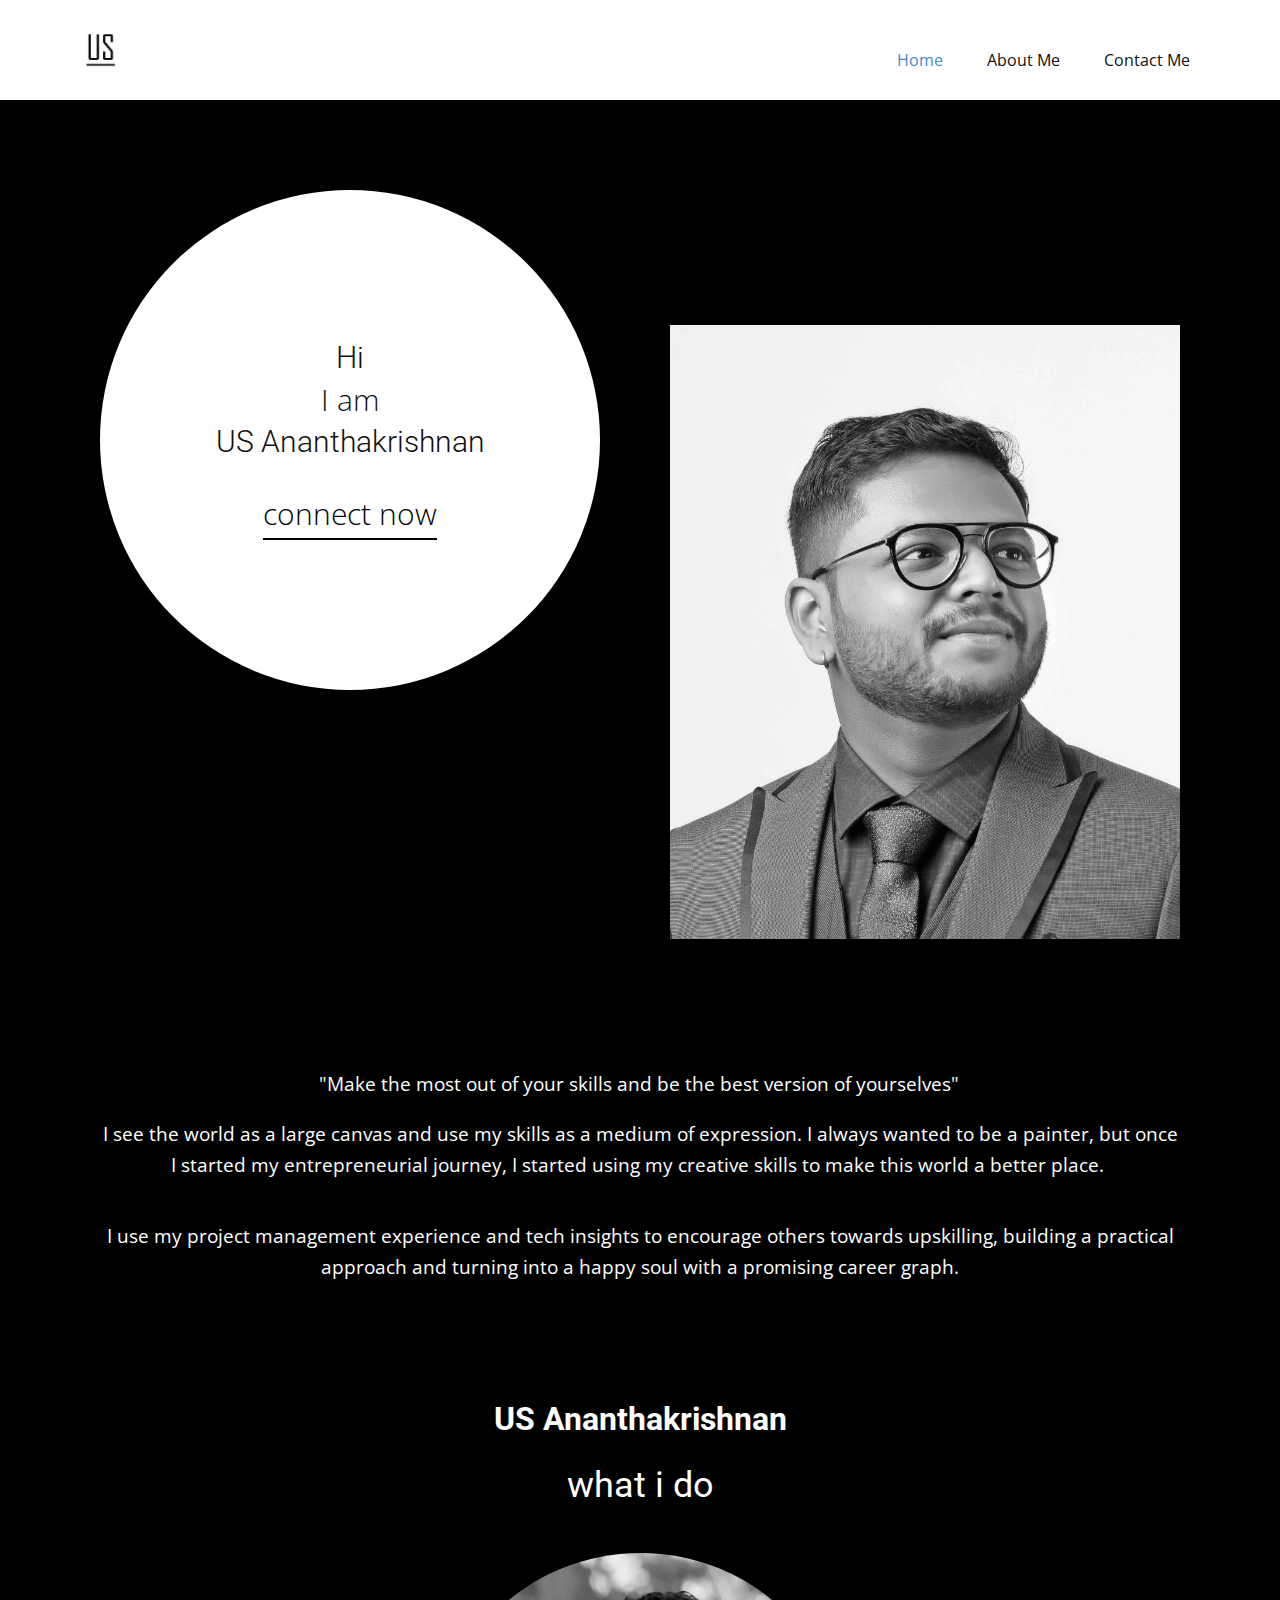
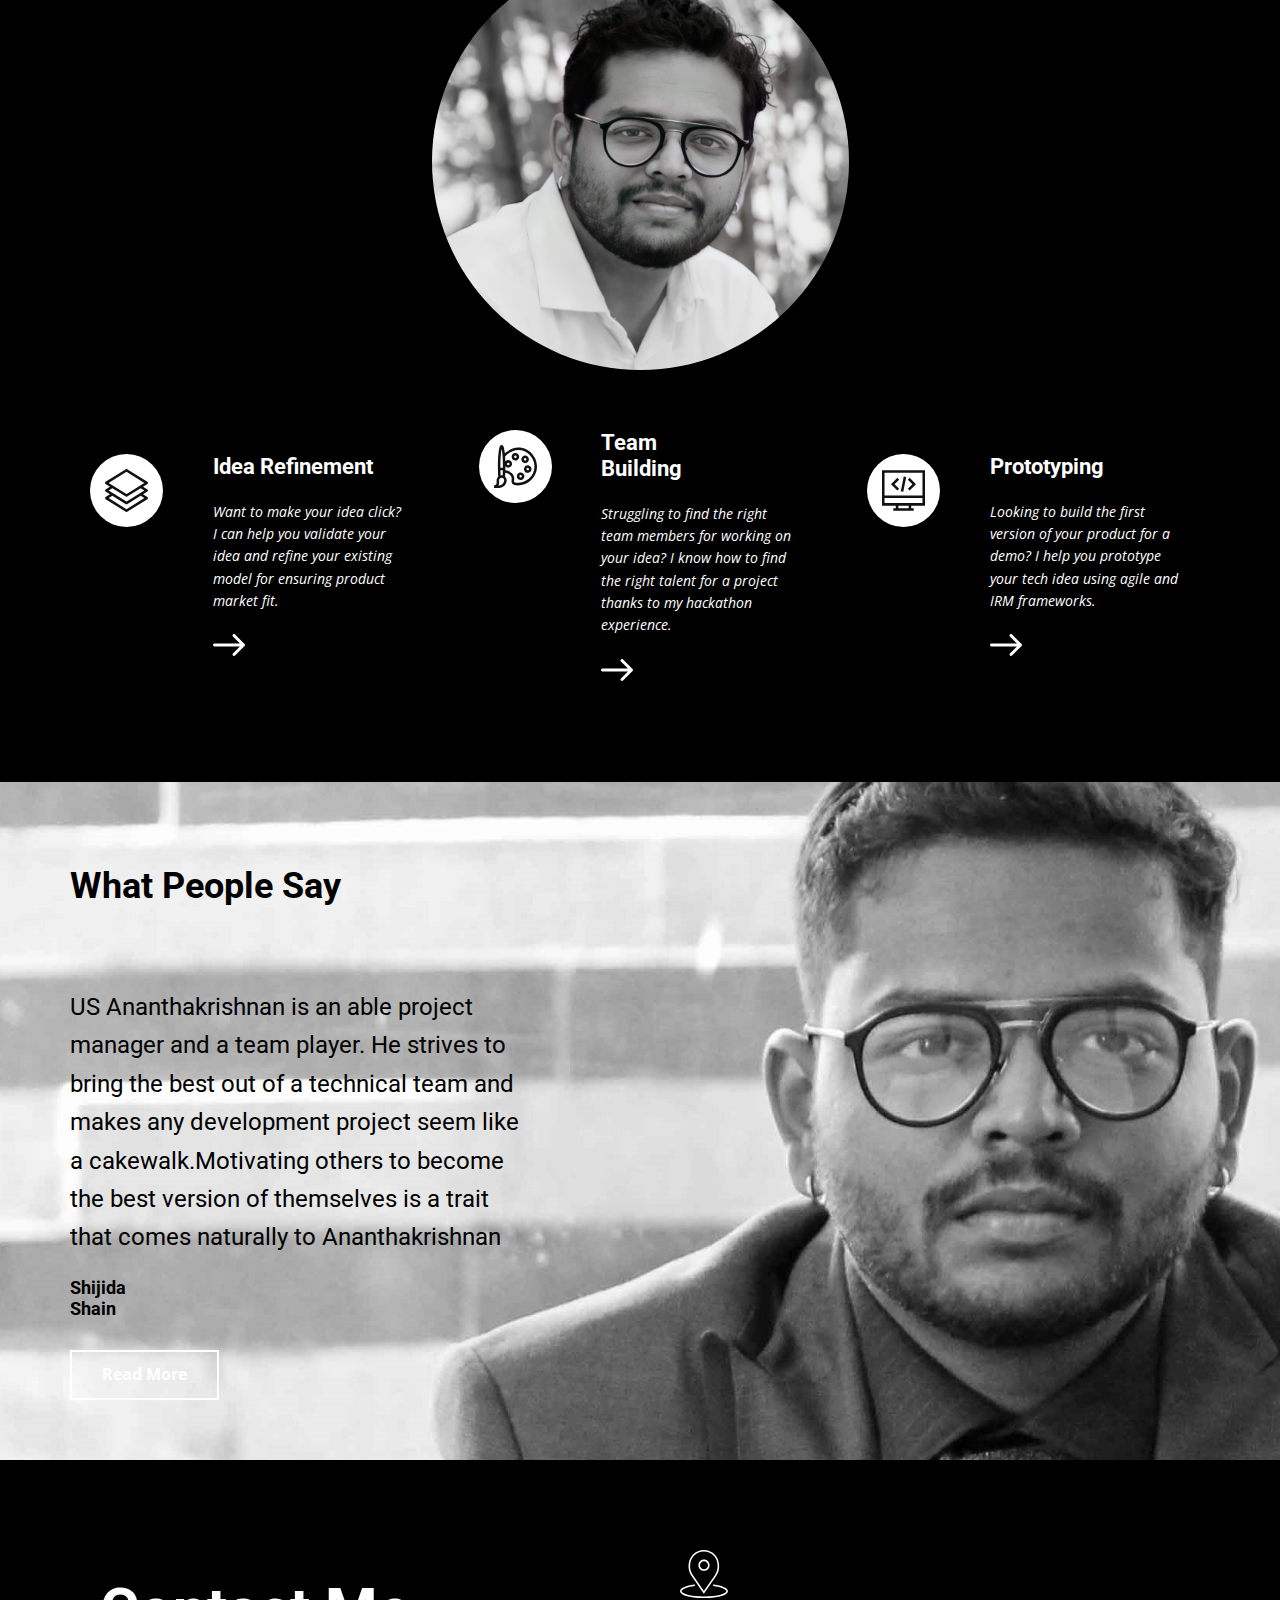
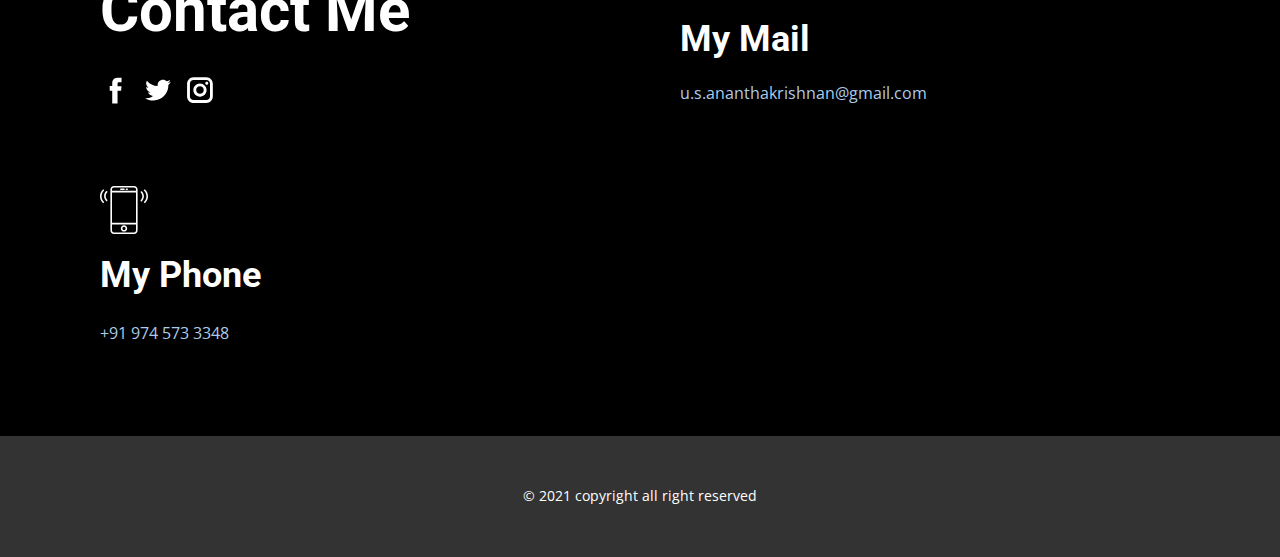
<file: index.html>
<!DOCTYPE html>
<html style="font-size: 16px;">

<head>
  <meta name="viewport" content="width=device-width, initial-scale=1.0">
  <meta charset="utf-8">
  <meta name="keywords"
    content="Consultant , Ananthan ">
  <meta name="description" content=" US Ananthakrishnan's Portfolio">
  <meta name="page_type" content="np-template-header-footer-from-plugin">
  <title>US Krishnan</title>
  <link rel="stylesheet" href="nicepage.css" media="screen">
  <link rel="stylesheet" href="Home.css" media="screen">
  <script class="u-script" type="text/javascript" src="jquery.js" defer=""></script>
  <script class="u-script" type="text/javascript" src="nicepage.js" defer=""></script>
  <meta name="generator" content="Nicepage 3.16.1, nicepage.com">
  <link id="u-theme-google-font" rel="stylesheet"
    href="https://fonts.googleapis.com/css?family=Roboto:100,100i,300,300i,400,400i,500,500i,700,700i,900,900i|Open+Sans:300,300i,400,400i,600,600i,700,700i,800,800i">
  <link id="u-page-google-font" rel="stylesheet"
    href="https://fonts.googleapis.com/css?family=Playfair+Display:400,400i,500,500i,600,600i,700,700i,800,800i,900,900i">

    <link rel="icon" href="uslogo.svg" type="image/svg">

  <meta property="og:title" content="Home">
  <meta property="og:type" content="website">
  <meta name="theme-color" content="#478ac9">
  <link rel="canonical" href="index.html">
  <meta property="og:url" content="index.html">
</head>

<body data-home-page="index.html" data-home-page-title="Home" class="u-body">
  <header class="u-clearfix u-header u-header" id="sec-1d5d">
    <div class="u-clearfix u-sheet u-valign-middle u-sheet-1">
      <a href="https://www.linkedin.com/in/u-s-ananthakrishnan/" class="u-image u-logo u-image-1">
        <img src="images/default-logo.png" class="u-logo-image u-logo-image-1">
      </a>
      <nav class="u-menu u-menu-dropdown u-offcanvas u-menu-1">
        <div class="menu-collapse" style="font-size: 1rem; letter-spacing: 0px;">
          <a class="u-button-style u-custom-left-right-menu-spacing u-custom-padding-bottom u-custom-top-bottom-menu-spacing u-nav-link u-text-active-palette-1-base u-text-hover-palette-2-base"
            href="#">
            <svg>
              <use xmlns:xlink="http://www.w3.org/1999/xlink" xlink:href="#menu-hamburger"></use>
            </svg>
            <svg version="1.1" xmlns="http://www.w3.org/2000/svg" xmlns:xlink="http://www.w3.org/1999/xlink">
              <defs>
                <symbol id="menu-hamburger" viewBox="0 0 16 16" style="width: 16px; height: 16px;">
                  <rect y="1" width="16" height="2"></rect>
                  <rect y="7" width="16" height="2"></rect>
                  <rect y="13" width="16" height="2"></rect>
                </symbol>
              </defs>
            </svg>
          </a>
        </div>
        <div class="u-nav-container">
          <ul class="u-nav u-unstyled u-nav-1">
            <li class="u-nav-item"><a
                class="u-button-style u-nav-link u-text-active-palette-1-base u-text-hover-palette-2-base"
                href="index.html" style="padding: 10px 20px;">Home</a>
            </li>
            <li class="u-nav-item"><a
                class="u-button-style u-nav-link u-text-active-palette-1-base u-text-hover-palette-2-base"
                href="#carousel_5eab" style="padding: 10px 20px;">About Me</a>
            </li>
            <li class="u-nav-item"><a
                class="u-button-style u-nav-link u-text-active-palette-1-base u-text-hover-palette-2-base"
                href="#contactsss" style="padding: 10px 20px;">Contact Me</a>
            </li>
          </ul>
        </div>
        <div class="u-nav-container-collapse">
          <div class="u-black u-container-style u-inner-container-layout u-opacity u-opacity-95 u-sidenav">
            <div class="u-sidenav-overflow">
              <div class="u-menu-close"></div>
              <ul class="u-align-center u-nav u-popupmenu-items u-unstyled u-nav-2">
                <li class="u-nav-item"><a class="u-button-style u-nav-link" href="index.html">Home</a>
                </li>
                <li class="u-nav-item"><a class="u-button-style u-nav-link" href="#carousel_5eab">About Me</a>
                </li>
                <li class="u-nav-item"><a class="u-button-style u-nav-link" href="#contactsss">Contact Me</a>
                </li>
              </ul>
            </div>
          </div>
          <div class="u-black u-menu-overlay u-opacity u-opacity-70"></div>
        </div>
      </nav>
    </div>
  </header>
  <section class="u-black u-clearfix u-section-1" id="carousel_79a5">
    <div class="u-clearfix u-sheet u-sheet-1">
      <div class="u-clearfix u-expanded-width u-layout-wrap u-layout-wrap-1">
        <div class="u-layout">
          <div class="u-layout-row">
            <div
              class="u-align-center-sm u-align-center-xs u-container-style u-layout-cell u-right-cell u-size-30 u-layout-cell-1">
              <div class="u-container-layout u-valign-top-xl u-container-layout-1">
                <div
                  class="u-align-center u-container-style u-expanded-width-lg u-expanded-width-md u-group u-shape-circle u-white u-group-1">
                  <div class="u-container-layout u-valign-middle u-container-layout-2">
                    <h3 class="u-text u-text-1">Hi</h3>
                    <h class="u-text u-text-1">I am</h2>
                      <h3 class="u-text u-text-1">US Ananthakrishnan</h3>

                      <a href="https://www.linkedin.com/in/u-s-ananthakrishnan/"
                        class="u-active-none u-border-2 u-border-black u-btn u-btn-rectangle u-button-style u-hover-none u-none u-btn-1">connect
                        now</a>
                  </div>
                </div>
              </div>
            </div>
            <div class="u-container-style u-layout-cell u-left-cell u-size-30 u-layout-cell-2">
              <div class="u-container-layout u-valign-top-sm u-valign-top-xs u-container-layout-3">
                <img class="u-expand-resize u-expanded-width u-image u-image-1" src="images/pexels-photo-5412413.jpg">
              </div>
            </div>
          </div>
        </div>
      </div>
    </div>
  </section>
  <section class="u-black u-clearfix u-section-2" id="carousel_7a78">
    <div class="u-clearfix u-sheet u-sheet-1">
      <div
      class="u-container-layout u-valign-bottom-lg u-valign-bottom-md u-valign-bottom-xl u-valign-middle-sm u-valign-middle-xs u-container-layout-2">
      <p class="u-text u-text-3" style="text-align: center;font-size:larger;">"Make the most out of your skills and be the best version of yourselves"</p>

        <p class="u-text" style="text-align: center;font-size:larger;">I see the world as a large canvas and use my skills as a medium of expression. I always wanted to be a painter, but once I started my entrepreneurial journey, I started using my creative skills to make this world a better place. </p>

        <p class="u-text" style="text-align: center;font-size:larger;"> I use my project management experience and tech insights to encourage others towards upskilling, building a practical approach and turning into a happy soul with a promising career graph.</p>
    </div>
    </div>
  </section>

  <section class="u-align-center u-black u-clearfix u-section-5" id="carousel_5eab">
    <div class="u-clearfix u-sheet u-sheet-1">
      <h2 class="u-text u-text-1">US Ananthakrishnan</h2>
      <h4 class="u-text u-text-2">what i do</h4>
      <div alt="" class="u-image u-image-circle u-image-1" data-image-width="1000" data-image-height="1500"></div>
      <div class="u-expanded-width u-list u-list-1">
        <div class="u-repeater u-repeater-1">
          <div class="u-container-style u-list-item u-opacity u-opacity-55 u-repeater-item u-shape-rectangle">
            <div class="u-container-layout u-similar-container u-valign-middle-xl u-container-layout-1"><span
                class="u-icon u-icon-circle u-spacing-15 u-white u-icon-1"><svg class="u-svg-link"
                  preserveAspectRatio="xMidYMin slice" viewBox="0 0 512.002 512.002" style="">
                  <use xmlns:xlink="http://www.w3.org/1999/xlink" xlink:href="#svg-e1ec"></use>
                </svg><svg xmlns="http://www.w3.org/2000/svg" xmlns:xlink="http://www.w3.org/1999/xlink" version="1.1"
                  xml:space="preserve" class="u-svg-content" viewBox="0 0 512.002 512.002" x="0px" y="0px" id="svg-e1ec"
                  style="enable-background:new 0 0 512.002 512.002;">
                  <g>
                    <g>
                      <path
                        d="M512.001,255.969c-0.011-5.193-2.708-10.011-7.129-12.737l-52.034-32.076l52.089-32.421    c4.393-2.734,7.066-7.539,7.074-12.712c0.008-5.174-2.651-9.987-7.036-12.734l-241-151c-4.871-3.052-11.058-3.052-15.929,0    l-241,151c-4.384,2.747-7.043,7.56-7.036,12.734c0.008,5.174,2.681,9.979,7.074,12.712l51.732,32.198L7.051,243.282    c-4.39,2.744-7.055,7.557-7.05,12.734c0.005,5.177,2.679,9.985,7.074,12.721l51.732,32.198L7.051,333.282    c-4.383,2.74-7.047,7.543-7.05,12.712s2.656,9.975,7.036,12.719l241,151c2.436,1.526,5.2,2.289,7.964,2.289    c2.764,0,5.529-0.763,7.964-2.289l241-151c4.394-2.753,7.055-7.581,7.036-12.766c-0.019-5.185-2.715-9.993-7.129-12.714    l-52.034-32.076l52.089-32.421C509.336,265.992,512.012,261.162,512.001,255.969z M43.32,165.96L256.001,32.703L468.682,165.96    c-2.044,1.272-206.586,128.58-212.681,132.374L43.32,165.96z M468.584,346.106L256.001,479.301L43.278,346.018l43.889-27.431    l160.908,100.15c2.426,1.51,5.176,2.265,7.926,2.265c2.75,0,5.5-0.755,7.926-2.265l160.464-99.874L468.584,346.106z     M256.001,388.334L43.345,255.976l43.822-27.389l160.908,100.15c2.426,1.51,5.176,2.265,7.926,2.265c2.75,0,5.5-0.755,7.926-2.265    l160.464-99.874l44.125,27.2C467.297,256.822,261.631,384.829,256.001,388.334z">
                      </path>
                    </g>
                  </g>
                </svg>


              </span>
              <div class="u-container-style u-group u-group-1">
                <div class="u-container-layout u-container-layout-2">
                  <h4 class="u-text u-text-3">Idea Refinement</h4>
                  <p class="u-text u-text-4">Want to make your idea click?  <br>I can help you validate your idea and refine your
                    existing model for ensuring product market fit.</p><span class="u-icon u-icon-circle u-text-white u-icon-2"><svg
                      class="u-svg-link" preserveAspectRatio="xMidYMin slice" viewBox="0 0 268.832 268.832" style="">
                      <use xmlns:xlink="http://www.w3.org/1999/xlink" xlink:href="#svg-f8eb"></use>
                    </svg><svg xmlns="http://www.w3.org/2000/svg" xmlns:xlink="http://www.w3.org/1999/xlink"
                      version="1.1" xml:space="preserve" class="u-svg-content" viewBox="0 0 268.832 268.832" x="0px"
                      y="0px" id="svg-f8eb" style="enable-background:new 0 0 268.832 268.832;">
                      <g>
                        <path
                          d="M265.171,125.577l-80-80c-4.881-4.881-12.797-4.881-17.678,0c-4.882,4.882-4.882,12.796,0,17.678l58.661,58.661H12.5   c-6.903,0-12.5,5.597-12.5,12.5c0,6.902,5.597,12.5,12.5,12.5h213.654l-58.659,58.661c-4.882,4.882-4.882,12.796,0,17.678   c2.44,2.439,5.64,3.661,8.839,3.661s6.398-1.222,8.839-3.661l79.998-80C270.053,138.373,270.053,130.459,265.171,125.577z">
                        </path>
                      </g>
                    </svg></span>
                </div>
              </div>
            </div>
          </div>
          <div class="u-container-style u-list-item u-opacity u-opacity-55 u-repeater-item u-shape-rectangle">
            <div class="u-container-layout u-similar-container u-valign-middle-xl u-container-layout-3"><span
                class="u-icon u-icon-circle u-spacing-15 u-white u-icon-3"><svg class="u-svg-link"
                  preserveAspectRatio="xMidYMin slice" viewBox="0 0 512 512" style="">
                  <use xmlns:xlink="http://www.w3.org/1999/xlink" xlink:href="#svg-07c4"></use>
                </svg><svg xmlns="http://www.w3.org/2000/svg" xmlns:xlink="http://www.w3.org/1999/xlink" version="1.1"
                  xml:space="preserve" class="u-svg-content" viewBox="0 0 512 512" id="svg-07c4">
                  <g>
                    <path
                      d="m151 421c0-17.284-7.356-32.875-19.09-43.833l.006-.083c1.063-14.686 1.924-30.168 2.578-46.143 30.713 5.786 52.476 17.431 64.796 34.728 15.886 22.302 11.655 48.495 9.98 55.991-5.584 24.991 9.215 50.308 34.285 55.124 14.49 2.783 28.95 4.173 43.314 4.173 50.36 0 100.864-17.212 142.556-51.648 52.459-43.33 82.557-106.497 82.574-173.304.036-126.622-110.09-229.925-225.096-225.796-62.835 2.257-119.305 33.211-158.24 67.283-.498-4.643-1.019-9.164-1.564-13.548-2.856-22.982-6.23-41.2-10.028-54.149-2.614-8.916-8.738-29.795-26.071-29.795s-23.457 20.879-26.071 29.795c-3.798 12.949-7.171 31.167-10.028 54.149-5.74 46.185-8.901 107.289-8.901 172.056 0 42.314 1.412 84.184 4.084 121.083l.006.084c-11.734 10.958-19.09 26.549-19.09 43.833v31c0 16.262-14.196 30-31 30v30h61c49.55 0 90-41.067 90-91zm136.979-360.81c96.651-3.468 194.052 84.771 194.021 195.806-.016 57.831-26.142 112.57-71.679 150.183-45.002 37.17-103.726 52.165-161.106 41.144-8.352-1.604-12.552-10.684-10.666-19.121 3.023-13.532 7.632-48.412-14.823-79.938-17.618-24.735-47.273-40.72-88.256-47.619.348-14.693.527-45.763.527-46.323 5.845 6.811 13.587 11.714 22.444 14.087 24.021 6.437 48.706-7.907 55.114-31.82 6.422-23.968-7.853-48.691-31.82-55.113-18-4.823-35.97 1.971-46.646 15.164-.667-21.309-1.694-41.749-3.054-60.855 33.943-35.861 91.33-73.274 155.944-75.595zm-132.379 160.869c2.146-8.008 10.362-12.753 18.371-10.607 7.989 2.141 12.748 10.382 10.607 18.371-2.141 7.99-10.386 12.748-18.372 10.607-8.007-2.145-12.752-10.361-10.606-18.371zm-72.406-120.617c2.591-24.144 5.363-40.509 7.806-51.524 2.443 11.015 5.215 27.38 7.806 51.524 4.639 43.231 7.194 98.476 7.194 155.558 0 5.01-.021 10.012-.061 15h-29.878c-.04-4.988-.061-9.99-.061-15 0-57.082 2.555-112.327 7.194-155.558zm-6.649 200.548h28.91c-.514 21.183-1.389 41.784-2.604 61.191-3.833-.771-7.795-1.181-11.851-1.181s-8.018.41-11.851 1.181c-1.214-19.407-2.089-40.007-2.604-61.191zm-15.545 151.01v-31c0-16.542 13.458-30 30-30s30 13.458 30 30c0 33.635-26.916 61-60 61h-8.256c5.386-9.041 8.256-19.314 8.256-30z">
                    </path>
                    <path
                      d="m402.673 202.967c17.586-17.585 17.59-46.051 0-63.64-17.544-17.545-46.094-17.546-63.64 0-17.586 17.585-17.59 46.051 0 63.64 17.545 17.545 46.094 17.546 63.64 0zm-42.427-42.426c5.849-5.848 15.364-5.849 21.214 0 5.863 5.863 5.863 15.35 0 21.213-5.851 5.849-15.365 5.848-21.214 0-5.862-5.863-5.863-15.351 0-21.213z">
                    </path>
                    <path
                      d="m266.588 183.556c23.967-6.422 38.243-31.146 31.821-55.113-6.424-23.967-31.148-38.242-55.114-31.82-23.967 6.422-38.242 31.146-31.82 55.114 6.437 24.022 31.087 38.256 55.113 31.819zm-15.528-57.956c8.006-2.145 16.235 2.636 18.372 10.606 2.141 7.989-2.618 16.231-10.607 18.371-8.007 2.145-16.225-2.597-18.371-10.606-2.142-7.989 2.616-16.23 10.606-18.371z">
                    </path>
                    <path
                      d="m273.591 383.559c6.414 23.932 31.112 38.251 55.115 31.819 23.967-6.422 38.241-31.146 31.819-55.113-6.437-24.019-31.082-38.258-55.114-31.82-23.967 6.422-38.242 31.146-31.82 55.114zm39.586-26.137c8.022-2.15 16.23 2.614 18.37 10.606 2.141 7.99-2.617 16.231-10.606 18.372-7.99 2.141-16.23-2.619-18.371-10.606-2.141-7.99 2.617-16.231 10.607-18.372z">
                    </path>
                    <path
                      d="m358.444 275.412c-6.422 23.968 7.853 48.691 31.82 55.114 24.004 6.432 48.671-7.778 55.113-31.82 6.436-24.022-7.794-48.676-31.819-55.113-24.021-6.44-48.675 7.793-55.114 31.819zm57.955 15.529c-2.143 8.006-10.362 12.753-18.37 10.607-7.989-2.141-12.747-10.382-10.606-18.372 2.14-7.991 10.346-12.756 18.37-10.606 7.988 2.14 12.747 10.381 10.606 18.371z">
                    </path>
                  </g>
                </svg>


              </span>
              <div class="u-container-style u-group u-video-cover u-group-2" >

                <div class="u-container-layout u-container-layout-4">
                  <h4 class="u-text u-text-5">Team Building</h4>
                  <p class="u-text u-text-6">Struggling to find the right team members for working on your idea? I know how to
                    find the right talent for a project thanks to my hackathon experience.</p><span class="u-icon u-icon-circle u-text-white u-icon-4"><svg
                      class="u-svg-link" preserveAspectRatio="xMidYMin slice" viewBox="0 0 268.832 268.832" style="">
                      <use xmlns:xlink="http://www.w3.org/1999/xlink" xlink:href="#svg-de5f"></use>
                    </svg><svg xmlns="http://www.w3.org/2000/svg" xmlns:xlink="http://www.w3.org/1999/xlink"
                      version="1.1" xml:space="preserve" class="u-svg-content" viewBox="0 0 268.832 268.832" x="0px"
                      y="0px" id="svg-de5f" style="enable-background:new 0 0 268.832 268.832;">
                      <g>
                        <path
                          d="M265.171,125.577l-80-80c-4.881-4.881-12.797-4.881-17.678,0c-4.882,4.882-4.882,12.796,0,17.678l58.661,58.661H12.5   c-6.903,0-12.5,5.597-12.5,12.5c0,6.902,5.597,12.5,12.5,12.5h213.654l-58.659,58.661c-4.882,4.882-4.882,12.796,0,17.678   c2.44,2.439,5.64,3.661,8.839,3.661s6.398-1.222,8.839-3.661l79.998-80C270.053,138.373,270.053,130.459,265.171,125.577z">
                        </path>
                      </g>
                    </svg></span>
                </div>
              </div>
            </div>
          </div>
          <div class="u-container-style u-list-item u-opacity u-opacity-55 u-repeater-item u-shape-rectangle">
            <div class="u-container-layout u-similar-container u-valign-middle-xl u-container-layout-5"><span
                class="u-icon u-icon-circle u-spacing-15 u-white u-icon-5"><svg class="u-svg-link"
                  preserveAspectRatio="xMidYMin slice" viewBox="0 0 512 512" style="">
                  <use xmlns:xlink="http://www.w3.org/1999/xlink" xlink:href="#svg-3994"></use>
                </svg><svg xmlns="http://www.w3.org/2000/svg" xmlns:xlink="http://www.w3.org/1999/xlink" version="1.1"
                  xml:space="preserve" class="u-svg-content" viewBox="0 0 512 512" x="0px" y="0px" id="svg-3994"
                  style="enable-background:new 0 0 512 512;">
                  <g>
                    <g>
                      <path
                        d="M0,15.845v420.259h164.332v30.049h-30.036v30.001h243.407v-30.001h-30.036v-30.049H512V15.845H0z M317.665,466.153    H194.334v-30.049h123.332V466.153z M481.999,406.103H30.001v-60.075h451.997V406.103z M481.999,316.027H30.001V45.847h451.997    V316.027z">
                      </path>
                    </g>
                  </g>
                  <g>
                    <g>
                      <polygon
                        points="203.943,126.712 182.729,105.498 107.29,180.937 182.729,256.375 203.943,235.161 149.718,180.937   ">
                      </polygon>
                    </g>
                  </g>
                  <g>
                    <g>
                      <polygon
                        points="329.271,105.498 308.057,126.712 362.282,180.937 308.057,235.161 329.271,256.375 404.709,180.937   ">
                      </polygon>
                    </g>
                  </g>
                  <g>
                    <g>
                      <rect x="166.742" y="165.947" transform="matrix(0.1951 -0.9808 0.9808 0.1951 28.5815 396.7237)"
                        width="178.511" height="30.002"></rect>
                    </g>
                  </g>
                </svg>


              </span>
              <div class="u-container-style u-group u-video-cover u-group-3">
                <div class="u-container-layout u-container-layout-6">
                  <h4 class="u-text u-text-7">Prototyping</h4>
                  <p class="u-text u-text-8">Looking to build the first version of your product for a demo? I help you prototype
                    your tech idea using agile and IRM frameworks.</p><span class="u-icon u-icon-circle u-text-white u-icon-6"><svg
                      class="u-svg-link" preserveAspectRatio="xMidYMin slice" viewBox="0 0 268.832 268.832" style="">
                      <use xmlns:xlink="http://www.w3.org/1999/xlink" xlink:href="#svg-bbda"></use>
                    </svg><svg xmlns="http://www.w3.org/2000/svg" xmlns:xlink="http://www.w3.org/1999/xlink"
                      version="1.1" xml:space="preserve" class="u-svg-content" viewBox="0 0 268.832 268.832" x="0px"
                      y="0px" id="svg-bbda" style="enable-background:new 0 0 268.832 268.832;">
                      <g>
                        <path
                          d="M265.171,125.577l-80-80c-4.881-4.881-12.797-4.881-17.678,0c-4.882,4.882-4.882,12.796,0,17.678l58.661,58.661H12.5   c-6.903,0-12.5,5.597-12.5,12.5c0,6.902,5.597,12.5,12.5,12.5h213.654l-58.659,58.661c-4.882,4.882-4.882,12.796,0,17.678   c2.44,2.439,5.64,3.661,8.839,3.661s6.398-1.222,8.839-3.661l79.998-80C270.053,138.373,270.053,130.459,265.171,125.577z">
                        </path>
                      </g>
                    </svg></span>
                </div>
              </div>
            </div>
          </div>
        </div>
      </div>
    </div>
  </section>

  <section class="u-align-left u-clearfix u-image u-section-6" id="carousel_100e" data-image-width="2258"
    data-image-height="1500">
    <div class="u-clearfix u-sheet u-sheet-1">
      <h4 class="u-text u-text-body-alt-color u-text-1 title-name">What People Say</h4>
      <h2 class="u-text u-text-body-alt-color u-text-2"> US Ananthakrishnan is an able project manager and a team player. He strives to bring the best out of a technical team and makes any development project seem like a cakewalk.Motivating others to become the best version of themselves is a trait that comes naturally to Ananthakrishnan</h2>
      <!-- <h2 class="u-text u-text-body-alt-color u-text-2" style="color:white;"> Motivating others to become the best version of themselves is a trait that comes naturally to Ananthakrishnan.</h2> -->
      <h6 class="u-text u-text-body-alt-color u-text-3">Shijida Shain</h6>
      <a href="https://www.linkedin.com/in/u-s-ananthakrishnan/"
        class="u-border-2 u-border-white u-btn u-btn-rectangle u-button-style u-none u-btn-1">Read More</a>
    </div>
  </section>
  <section class="u-black u-clearfix u-section-7" id="carousel_8a43" name="contactme">
    <div class="u-clearfix u-sheet u-valign-middle u-sheet-1">
      <div class="u-clearfix u-expanded-width u-gutter-20 u-layout-wrap u-layout-wrap-1">
        <div class="u-layout">
          <div class="u-layout-col">
            <div class="u-size-30">
              <div class="u-layout-row">
                <div class="u-container-style u-layout-cell u-left-cell u-size-30 u-layout-cell-1">
                  <div class="u-container-layout u-valign-bottom u-container-layout-1">
                    <h1 class="u-text u-text-1">Contact Me</h1>
                    <div class="u-social-icons u-spacing-10 u-social-icons-1">
                      <a class="u-social-url" target="_blank" href="https://www.facebook.com/U.S.Ananthakrishnan"><span
                          class="u-icon u-icon-circle u-social-facebook u-social-icon u-icon-1"><svg class="u-svg-link"
                            preserveAspectRatio="xMidYMin slice" viewBox="0 0 112 112" style="">
                            <use xmlns:xlink="http://www.w3.org/1999/xlink" xlink:href="#svg-49e8"></use>
                          </svg><svg x="0px" y="0px" viewBox="0 0 112 112" id="svg-49e8" class="u-svg-content">
                            <path
                              d="M75.5,28.8H65.4c-1.5,0-4,0.9-4,4.3v9.4h13.9l-1.5,15.8H61.4v45.1H42.8V58.3h-8.8V42.4h8.8V32.2 c0-7.4,3.4-18.8,18.8-18.8h13.8v15.4H75.5z">
                            </path>
                          </svg></span>
                      </a>
                      <a class="u-social-url" target="_blank" href="https://twitter.com/uskrishnan?s=08"><span
                          class="u-icon u-icon-circle u-social-icon u-social-twitter u-icon-2"><svg class="u-svg-link"
                            preserveAspectRatio="xMidYMin slice" viewBox="0 0 112 112" style="">
                            <use xmlns:xlink="http://www.w3.org/1999/xlink" xlink:href="#svg-8ffd"></use>
                          </svg><svg x="0px" y="0px" viewBox="0 0 112 112" id="svg-8ffd" class="u-svg-content">
                            <path
                              d="M92.2,38.2c0,0.8,0,1.6,0,2.3c0,24.3-18.6,52.4-52.6,52.4c-10.6,0.1-20.2-2.9-28.5-8.2 c1.4,0.2,2.9,0.2,4.4,0.2c8.7,0,16.7-2.9,23-7.9c-8.1-0.2-14.9-5.5-17.3-12.8c1.1,0.2,2.4,0.2,3.4,0.2c1.6,0,3.3-0.2,4.8-0.7 c-8.4-1.6-14.9-9.2-14.9-18c0-0.2,0-0.2,0-0.2c2.5,1.4,5.4,2.2,8.4,2.3c-5-3.3-8.3-8.9-8.3-15.4c0-3.4,1-6.5,2.5-9.2 c9.1,11.1,22.7,18.5,38,19.2c-0.2-1.4-0.4-2.8-0.4-4.3c0.1-10,8.3-18.2,18.5-18.2c5.4,0,10.1,2.2,13.5,5.7c4.3-0.8,8.1-2.3,11.7-4.5 c-1.4,4.3-4.3,7.9-8.1,10.1c3.7-0.4,7.3-1.4,10.6-2.9C98.9,32.3,95.7,35.5,92.2,38.2z">
                            </path>
                          </svg></span>
                      </a>
                      <a class="u-social-url" target="_blank" href="https://instagram.com/us.krishnan?utm_medium=copy_link"><span
                          class="u-icon u-icon-circle u-social-icon u-social-instagram u-icon-3"><svg class="u-svg-link"
                            preserveAspectRatio="xMidYMin slice" viewBox="0 0 112 112" style="">
                            <use xmlns:xlink="http://www.w3.org/1999/xlink" xlink:href="#svg-6c5d"></use>
                          </svg><svg x="0px" y="0px" viewBox="0 0 112 112" id="svg-6c5d" class="u-svg-content">
                            <path
                              d="M55.9,32.9c-12.8,0-23.2,10.4-23.2,23.2s10.4,23.2,23.2,23.2s23.2-10.4,23.2-23.2S68.7,32.9,55.9,32.9z M55.9,69.4c-7.4,0-13.3-6-13.3-13.3c-0.1-7.4,6-13.3,13.3-13.3s13.3,6,13.3,13.3C69.3,63.5,63.3,69.4,55.9,69.4z">
                            </path>
                            <path
                              d="M79.7,26.8c-3,0-5.4,2.5-5.4,5.4s2.5,5.4,5.4,5.4c3,0,5.4-2.5,5.4-5.4S82.7,26.8,79.7,26.8z">
                            </path>
                            <path
                              d="M78.2,11H33.5C21,11,10.8,21.3,10.8,33.7v44.7c0,12.6,10.2,22.8,22.7,22.8h44.7c12.6,0,22.7-10.2,22.7-22.7 V33.7C100.8,21.1,90.6,11,78.2,11z M91,78.4c0,7.1-5.8,12.8-12.8,12.8H33.5c-7.1,0-12.8-5.8-12.8-12.8V33.7 c0-7.1,5.8-12.8,12.8-12.8h44.7c7.1,0,12.8,5.8,12.8,12.8V78.4z">
                            </path>
                          </svg></span>
                      </a>
                    </div>
                  </div>
                </div>
                <div class="u-align-left u-container-style u-layout-cell u-right-cell u-size-30 u-layout-cell-2" id="contactsss">
                  <div class="u-container-layout u-valign-bottom u-container-layout-2"><span
                      class="u-icon u-icon-circle u-text-white u-icon-4"><svg class="u-svg-link"
                        preserveAspectRatio="xMidYMin slice" viewBox="0 0 60 60" style="">
                        <use xmlns:xlink="http://www.w3.org/1999/xlink" xlink:href="#svg-2cba"></use>
                      </svg><svg version="1.1" id="svg-2cba" xmlns="http://www.w3.org/2000/svg"
                        xmlns:xlink="http://www.w3.org/1999/xlink" x="0px" y="0px" viewBox="0 0 60 60"
                        style="enable-background:new 0 0 60 60;" xml:space="preserve" class="u-svg-content">
                        <g>
                          <path d="M30,26c3.86,0,7-3.141,7-7s-3.14-7-7-7s-7,3.141-7,7S26.14,26,30,26z M30,14c2.757,0,5,2.243,5,5s-2.243,5-5,5
		s-5-2.243-5-5S27.243,14,30,14z"></path>
                          <path d="M29.823,54.757L45.164,32.6c5.754-7.671,4.922-20.28-1.781-26.982C39.761,1.995,34.945,0,29.823,0
		s-9.938,1.995-13.56,5.617c-6.703,6.702-7.535,19.311-1.804,26.952L29.823,54.757z M17.677,7.031C20.922,3.787,25.235,2,29.823,2
		s8.901,1.787,12.146,5.031c6.05,6.049,6.795,17.437,1.573,24.399L29.823,51.243L16.082,31.4
		C10.882,24.468,11.628,13.08,17.677,7.031z"></path>
                          <path d="M42.117,43.007c-0.55-0.067-1.046,0.327-1.11,0.876s0.328,1.046,0.876,1.11C52.399,46.231,58,49.567,58,51.5
		c0,2.714-10.652,6.5-28,6.5S2,54.214,2,51.5c0-1.933,5.601-5.269,16.117-6.507c0.548-0.064,0.94-0.562,0.876-1.11
		c-0.065-0.549-0.561-0.945-1.11-0.876C7.354,44.247,0,47.739,0,51.5C0,55.724,10.305,60,30,60s30-4.276,30-8.5
		C60,47.739,52.646,44.247,42.117,43.007z"></path>
                        </g>
                        <g></g>
                        <g></g>
                        <g></g>
                        <g></g>
                        <g></g>
                        <g></g>
                        <g></g>
                        <g></g>
                        <g></g>
                        <g></g>
                        <g></g>
                        <g></g>
                        <g></g>
                        <g></g>
                        <g></g>
                      </svg></span>
                    <h5 class="u-text u-text-2">My Mail</h5>
                    <a class="u-text u-text-3" href="mailto:u.s.ananthakrishnan@gmail.com">u.s.ananthakrishnan@gmail.com </a>

                  </div>
                </div>
              </div>
            </div>
            <div class="u-size-30">
              <div class="u-layout-row">

                <div class="u-align-left u-container-style u-layout-cell u-right-cell u-size-30 u-layout-cell-4">
                  <div class="u-container-layout u-valign-bottom u-container-layout-4"><span
                      class="u-icon u-icon-circle u-text-white u-icon-5"><svg class="u-svg-link"
                        preserveAspectRatio="xMidYMin slice" viewBox="0 0 60 60" style="">
                        <use xmlns:xlink="http://www.w3.org/1999/xlink" xlink:href="#svg-e556"></use>
                      </svg><svg version="1.1" id="svg-e556" xmlns="http://www.w3.org/2000/svg"
                        xmlns:xlink="http://www.w3.org/1999/xlink" x="0px" y="0px" viewBox="0 0 60 60"
                        style="enable-background:new 0 0 60 60;" xml:space="preserve" class="u-svg-content">
                        <g>
                          <path
                            d="M42.595,0H17.405C14.977,0,13,1.977,13,4.405v51.189C13,58.023,14.977,60,17.405,60h25.189C45.023,60,47,58.023,47,55.595
		V4.405C47,1.977,45.023,0,42.595,0z M15,8h30v38H15V8z M17.405,2h25.189C43.921,2,45,3.079,45,4.405V6H15V4.405
		C15,3.079,16.079,2,17.405,2z M42.595,58H17.405C16.079,58,15,56.921,15,55.595V48h30v7.595C45,56.921,43.921,58,42.595,58z">
                          </path>
                          <path d="M30,49c-2.206,0-4,1.794-4,4s1.794,4,4,4s4-1.794,4-4S32.206,49,30,49z M30,55c-1.103,0-2-0.897-2-2s0.897-2,2-2
		s2,0.897,2,2S31.103,55,30,55z"></path>
                          <path d="M26,5h4c0.553,0,1-0.447,1-1s-0.447-1-1-1h-4c-0.553,0-1,0.447-1,1S25.447,5,26,5z">
                          </path>
                          <path d="M33,5h1c0.553,0,1-0.447,1-1s-0.447-1-1-1h-1c-0.553,0-1,0.447-1,1S32.447,5,33,5z">
                          </path>
                          <path d="M56.612,4.569c-0.391-0.391-1.023-0.391-1.414,0s-0.391,1.023,0,1.414c3.736,3.736,3.736,9.815,0,13.552
		c-0.391,0.391-0.391,1.023,0,1.414c0.195,0.195,0.451,0.293,0.707,0.293s0.512-0.098,0.707-0.293
		C61.128,16.434,61.128,9.085,56.612,4.569z"></path>
                          <path d="M52.401,6.845c-0.391-0.391-1.023-0.391-1.414,0s-0.391,1.023,0,1.414c1.237,1.237,1.918,2.885,1.918,4.639
		s-0.681,3.401-1.918,4.638c-0.391,0.391-0.391,1.023,0,1.414c0.195,0.195,0.451,0.293,0.707,0.293s0.512-0.098,0.707-0.293
		c1.615-1.614,2.504-3.764,2.504-6.052S54.017,8.459,52.401,6.845z"></path>
                          <path d="M4.802,5.983c0.391-0.391,0.391-1.023,0-1.414s-1.023-0.391-1.414,0c-4.516,4.516-4.516,11.864,0,16.38
		c0.195,0.195,0.451,0.293,0.707,0.293s0.512-0.098,0.707-0.293c0.391-0.391,0.391-1.023,0-1.414
		C1.065,15.799,1.065,9.72,4.802,5.983z"></path>
                          <path d="M9.013,6.569c-0.391-0.391-1.023-0.391-1.414,0c-1.615,1.614-2.504,3.764-2.504,6.052s0.889,4.438,2.504,6.053
		c0.195,0.195,0.451,0.293,0.707,0.293s0.512-0.098,0.707-0.293c0.391-0.391,0.391-1.023,0-1.414
		c-1.237-1.237-1.918-2.885-1.918-4.639S7.775,9.22,9.013,7.983C9.403,7.593,9.403,6.96,9.013,6.569z"></path>
                        </g>
                        <g></g>
                        <g></g>
                        <g></g>
                        <g></g>
                        <g></g>
                        <g></g>
                        <g></g>
                        <g></g>
                        <g></g>
                        <g></g>
                        <g></g>
                        <g></g>
                        <g></g>
                        <g></g>
                        <g></g>
                      </svg></span>
                    <h5 class="u-text u-text-5">My Phone</h5>
                    <a class="u-text u-text-6" href="tel:+919745733348">+91 974 573 3348 </a>
                  </div>
                </div>
              </div>
            </div>
          </div>
        </div>
      </div>
    </div>
  </section>


  <footer class="u-align-center u-clearfix u-footer u-grey-80 u-footer" id="sec-68bc">
    <div class="u-clearfix u-sheet u-sheet-1">
      <p class="u-small-text u-text u-text-variant u-text-1">© 2021 copyright all right reserved</p>
    </div>
  </footer>
  <!-- <section class="u-backlink u-clearfix u-grey-80">
    <a class="u-link" href="https://nicepage.com/website-templates" target="_blank">
      <span>Website Templates</span>
    </a>
    <p class="u-text">
      <span>created with</span>
    </p>
    <a class="u-link" href="https://nicepage.com/" target="_blank">
      <span>Website Builder Software</span>
    </a>.
  </section> -->
</body>

</html>
</file>
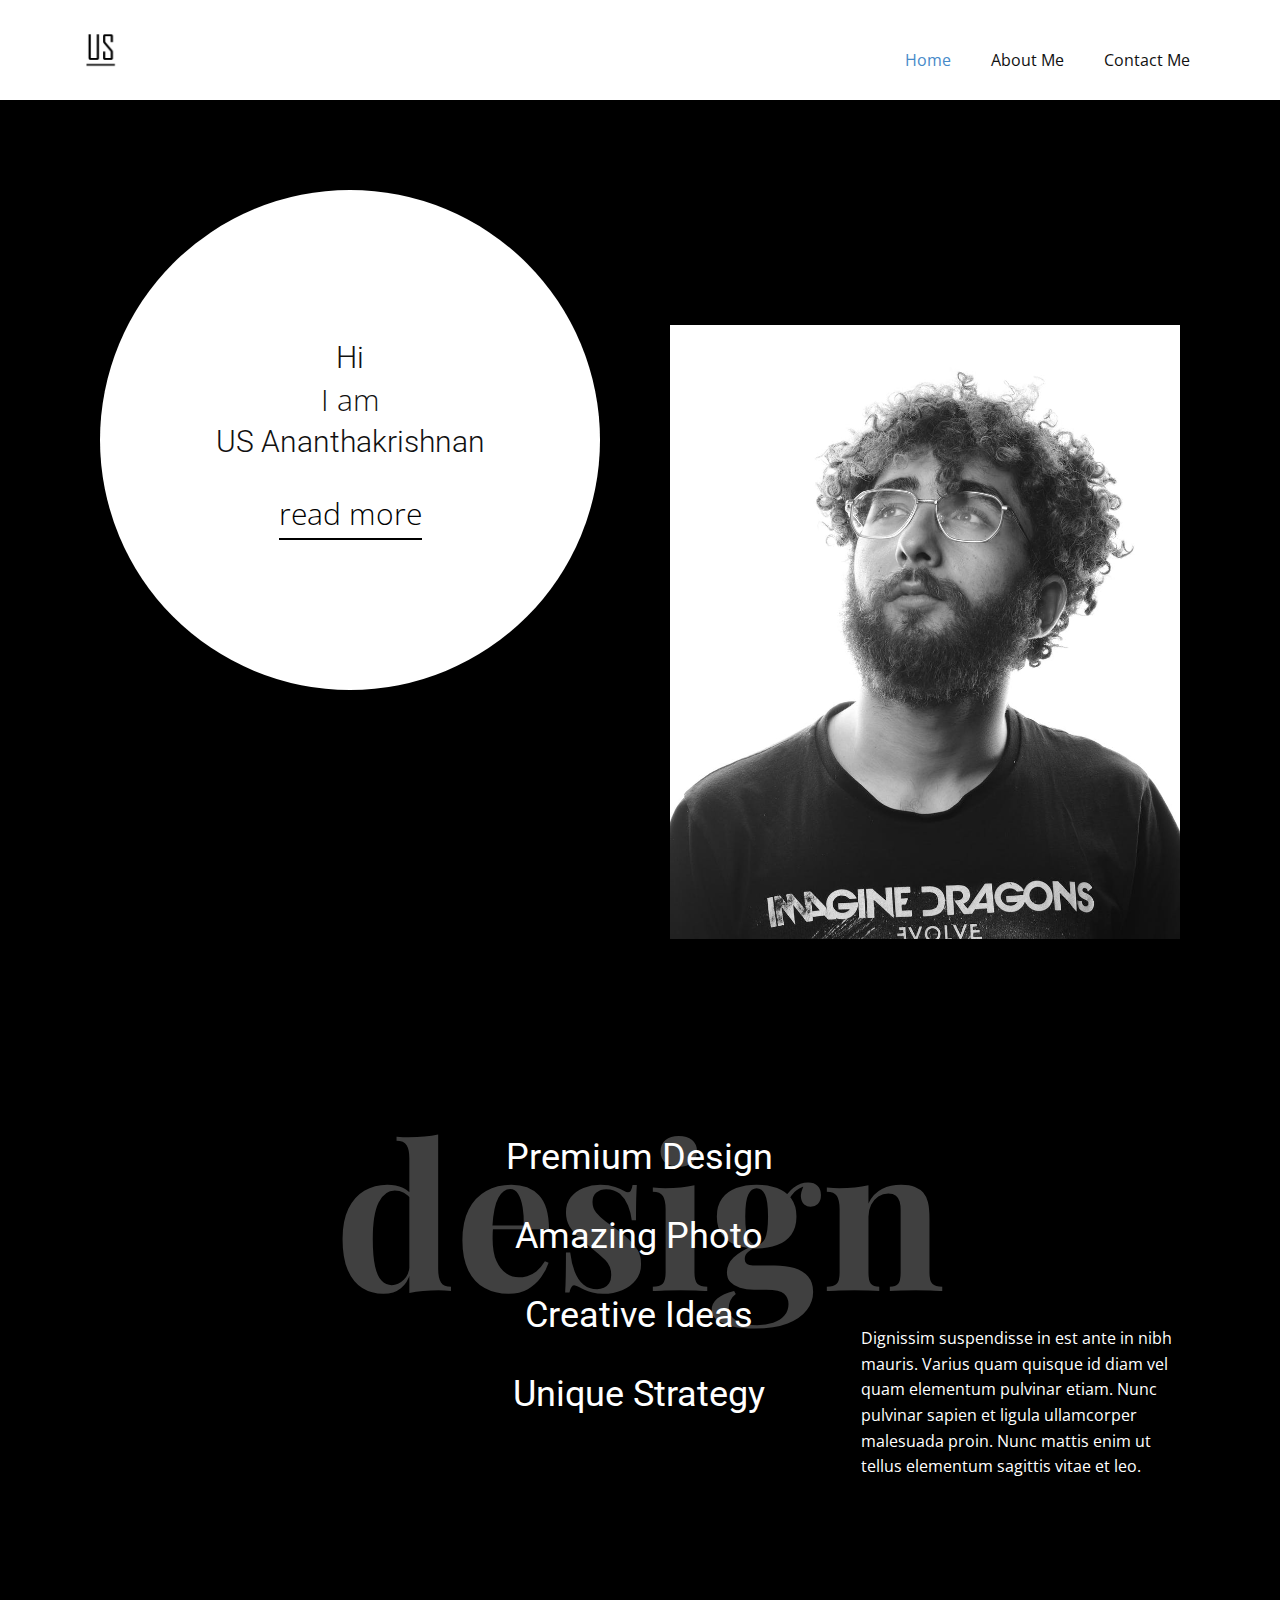
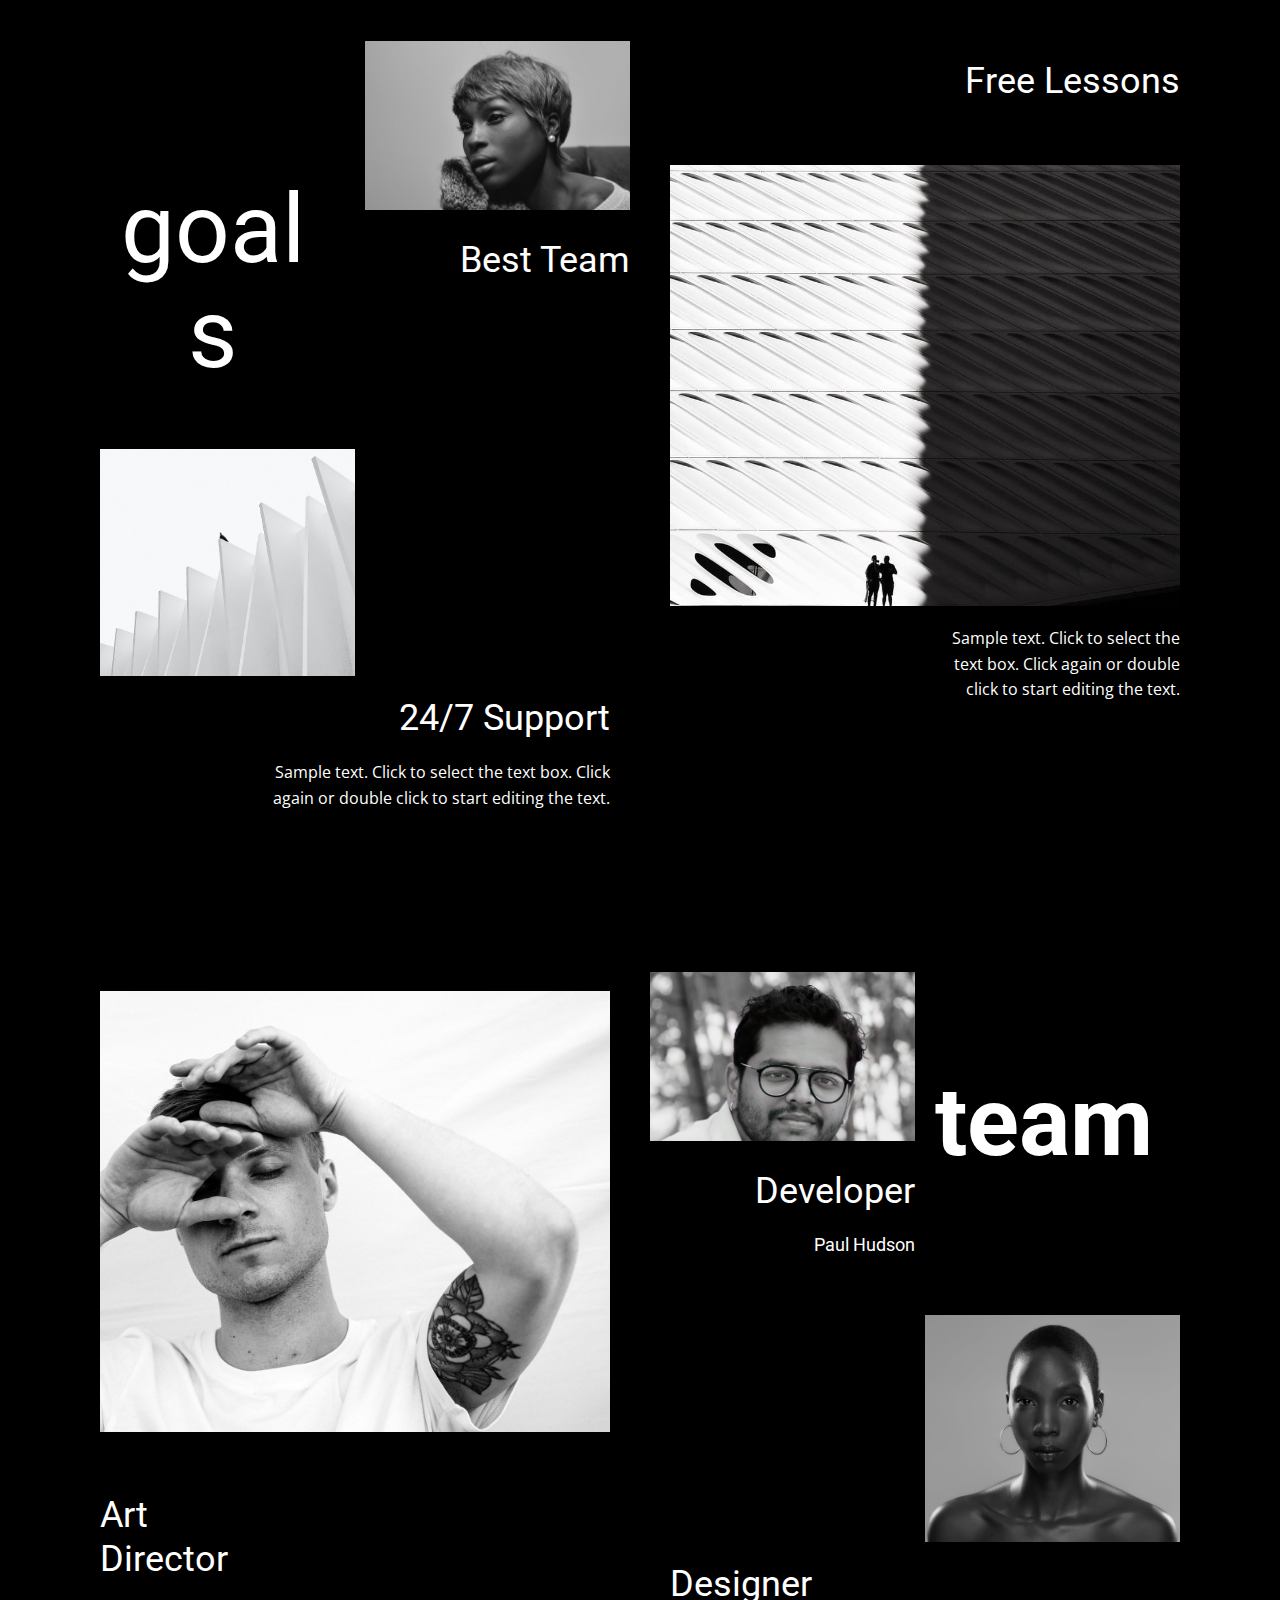
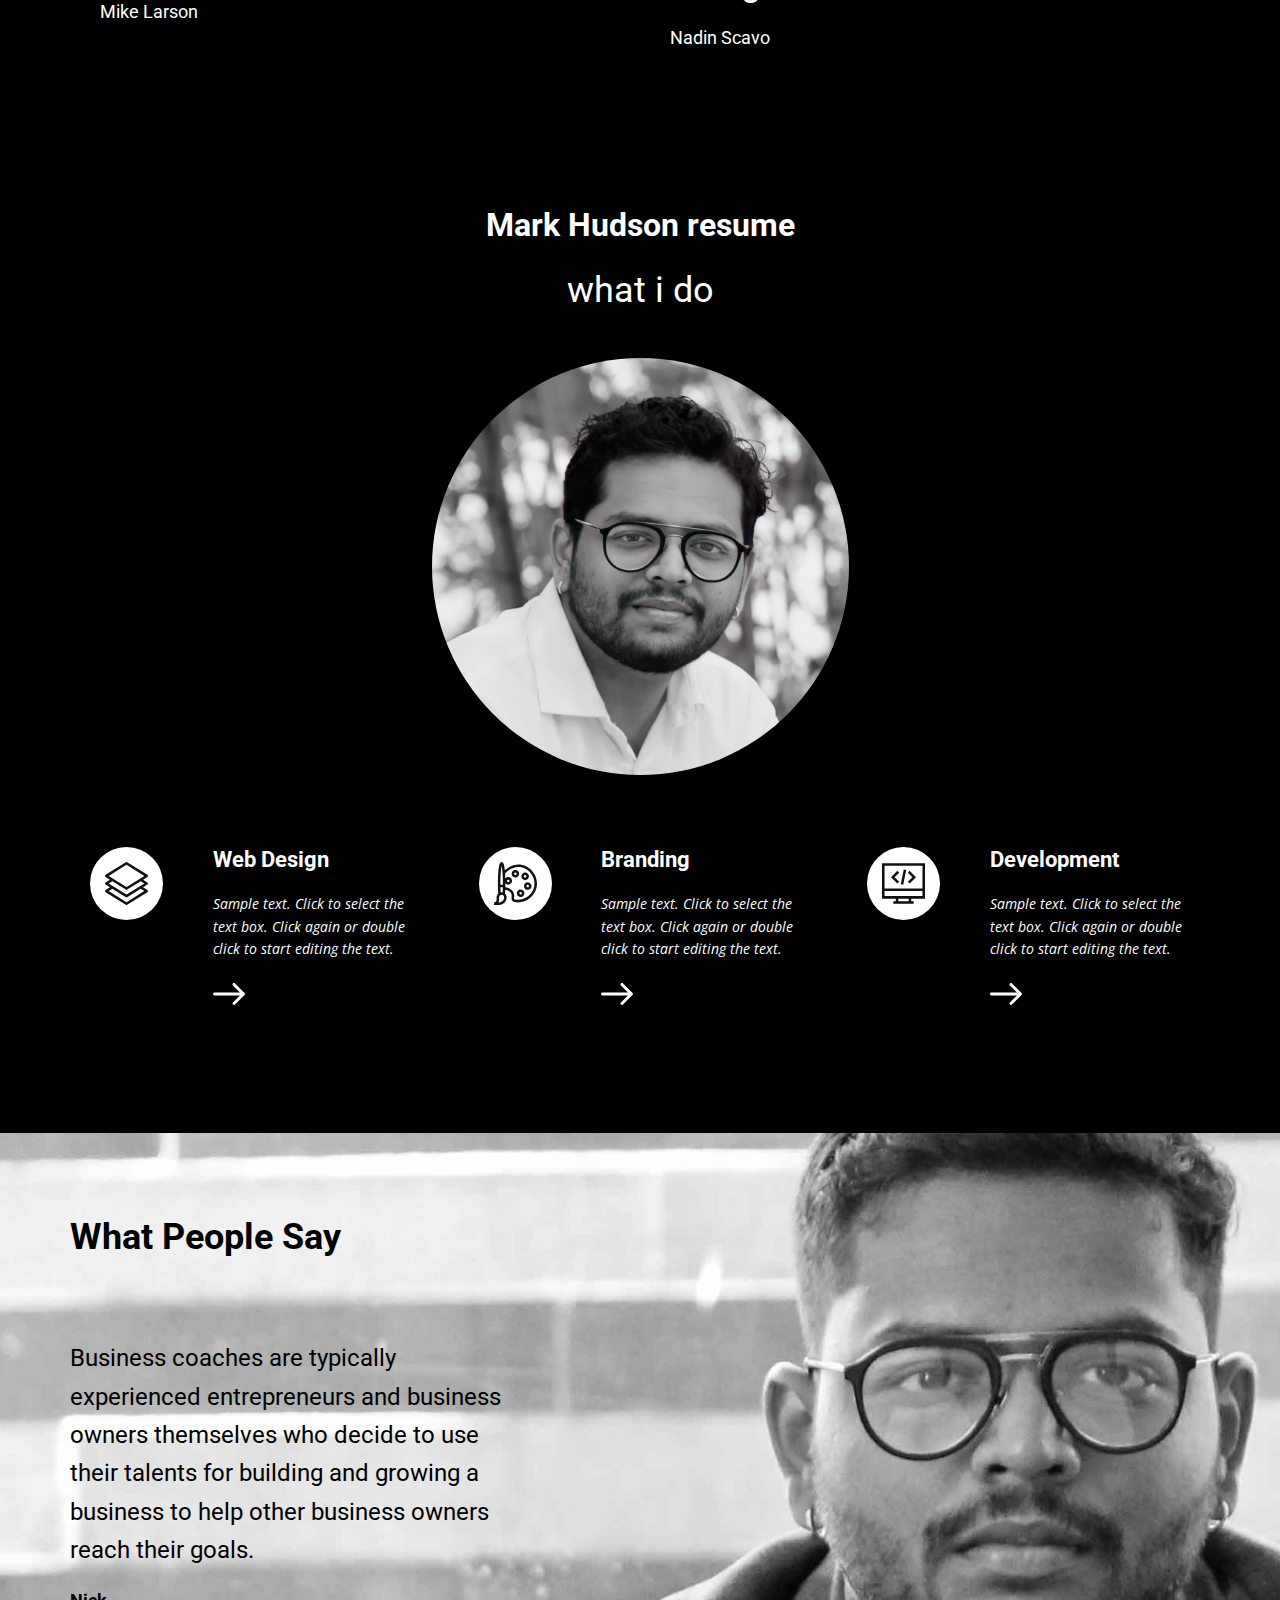
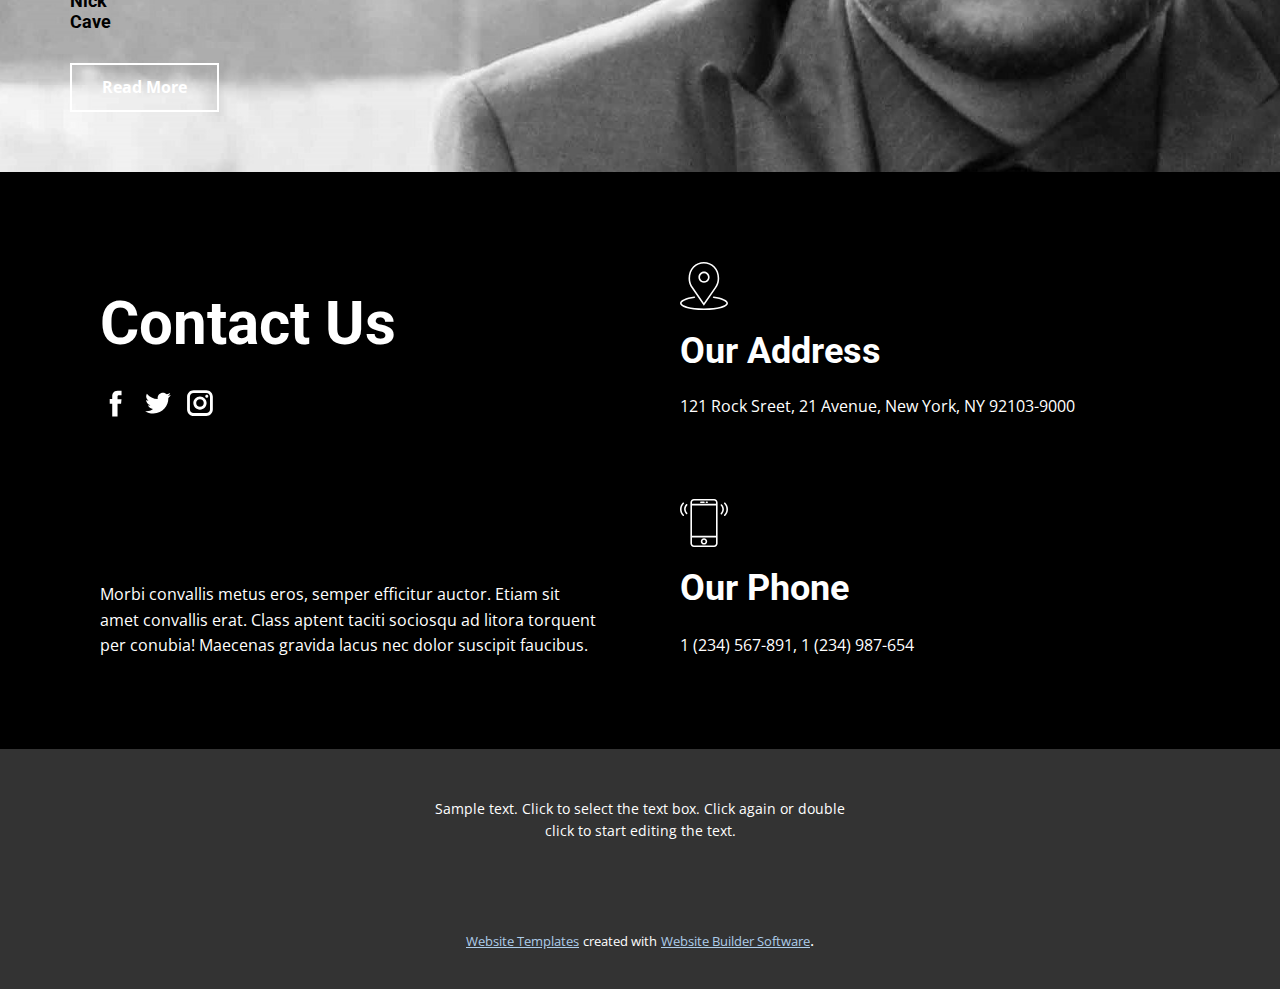
<file: index backup.html>
<!DOCTYPE html>
<html style="font-size: 16px;">
  <head>
    <meta name="viewport" content="width=device-width, initial-scale=1.0">
    <meta charset="utf-8">
    <meta name="keywords" content="Our Team, design, Premium DesignAmazing PhotoCreative IdeasUnique Strategy, goals, team​, Mark Hudson resume, Business coaches are typically experienced entrepreneurs and business owners themselves who decide to use their talents for building and growing a business to help other business owners reach their goals., Contact Us">
    <meta name="description" content="">
    <meta name="page_type" content="np-template-header-footer-from-plugin">
    <title>US Krishnan</title>
    <link rel="stylesheet" href="nicepage.css" media="screen">
<link rel="stylesheet" href="Home.css" media="screen">
    <script class="u-script" type="text/javascript" src="jquery.js" defer=""></script>
    <script class="u-script" type="text/javascript" src="nicepage.js" defer=""></script>
    <meta name="generator" content="Nicepage 3.16.1, nicepage.com">
    <link id="u-theme-google-font" rel="stylesheet" href="https://fonts.googleapis.com/css?family=Roboto:100,100i,300,300i,400,400i,500,500i,700,700i,900,900i|Open+Sans:300,300i,400,400i,600,600i,700,700i,800,800i">
    <link id="u-page-google-font" rel="stylesheet" href="https://fonts.googleapis.com/css?family=Playfair+Display:400,400i,500,500i,600,600i,700,700i,800,800i,900,900i">
    

    <meta property="og:title" content="Home">
    <meta property="og:type" content="website">
    <meta name="theme-color" content="#478ac9">
    <link rel="canonical" href="index.html">
    <meta property="og:url" content="index.html">
  </head>
  <body data-home-page="Home.html" data-home-page-title="Home" class="u-body"><header class="u-clearfix u-header u-header" id="sec-1d5d"><div class="u-clearfix u-sheet u-valign-middle u-sheet-1">
        <a href="https://nicepage.com" class="u-image u-logo u-image-1">
          <img src="images/default-logo.png" class="u-logo-image u-logo-image-1">
        </a>
        <nav class="u-menu u-menu-dropdown u-offcanvas u-menu-1">
          <div class="menu-collapse" style="font-size: 1rem; letter-spacing: 0px;">
            <a class="u-button-style u-custom-left-right-menu-spacing u-custom-padding-bottom u-custom-top-bottom-menu-spacing u-nav-link u-text-active-palette-1-base u-text-hover-palette-2-base" href="#">
              <svg><use xmlns:xlink="http://www.w3.org/1999/xlink" xlink:href="#menu-hamburger"></use></svg>
              <svg version="1.1" xmlns="http://www.w3.org/2000/svg" xmlns:xlink="http://www.w3.org/1999/xlink"><defs><symbol id="menu-hamburger" viewBox="0 0 16 16" style="width: 16px; height: 16px;"><rect y="1" width="16" height="2"></rect><rect y="7" width="16" height="2"></rect><rect y="13" width="16" height="2"></rect>
</symbol>
</defs></svg>
            </a>
          </div>
          <div class="u-nav-container">
            <ul class="u-nav u-unstyled u-nav-1"><li class="u-nav-item"><a class="u-button-style u-nav-link u-text-active-palette-1-base u-text-hover-palette-2-base" href="Home.html" style="padding: 10px 20px;">Home</a>
</li><li class="u-nav-item"><a class="u-button-style u-nav-link u-text-active-palette-1-base u-text-hover-palette-2-base" href="About.html" style="padding: 10px 20px;">About Me</a>
</li><li class="u-nav-item"><a class="u-button-style u-nav-link u-text-active-palette-1-base u-text-hover-palette-2-base" href="Contact.html" style="padding: 10px 20px;">Contact Me</a>
</li></ul>
          </div>
          <div class="u-nav-container-collapse">
            <div class="u-black u-container-style u-inner-container-layout u-opacity u-opacity-95 u-sidenav">
              <div class="u-sidenav-overflow">
                <div class="u-menu-close"></div>
                <ul class="u-align-center u-nav u-popupmenu-items u-unstyled u-nav-2"><li class="u-nav-item"><a class="u-button-style u-nav-link" href="Home.html">Home</a>
</li><li class="u-nav-item"><a class="u-button-style u-nav-link" href="About.html">About Me</a>
</li><li class="u-nav-item"><a class="u-button-style u-nav-link" href="Contact.html">Contact Me</a>
</li></ul>
              </div>
            </div>
            <div class="u-black u-menu-overlay u-opacity u-opacity-70"></div>
          </div>
        </nav>
      </div></header>
    <section class="u-black u-clearfix u-section-1" id="carousel_79a5">
      <div class="u-clearfix u-sheet u-sheet-1">
        <div class="u-clearfix u-expanded-width u-layout-wrap u-layout-wrap-1">
          <div class="u-layout">
            <div class="u-layout-row">
              <div class="u-align-center-sm u-align-center-xs u-container-style u-layout-cell u-right-cell u-size-30 u-layout-cell-1">
                <div class="u-container-layout u-valign-top-xl u-container-layout-1">
                  <div class="u-align-center u-container-style u-expanded-width-lg u-expanded-width-md u-group u-shape-circle u-white u-group-1">
                    <div class="u-container-layout u-valign-middle u-container-layout-2">
                      <h3 class="u-text u-text-1">Hi</h3>
                      <h class="u-text u-text-1">I am</h2>
                      <h3 class="u-text u-text-1">US Ananthakrishnan</h3>

                      <a href="https://nicepage.com/k/offer-html-templates" class="u-active-none u-border-2 u-border-black u-btn u-btn-rectangle u-button-style u-hover-none u-none u-btn-1">read more</a>
                    </div>
                  </div>
                </div>
              </div>
              <div class="u-container-style u-layout-cell u-left-cell u-size-30 u-layout-cell-2">
                <div class="u-container-layout u-valign-top-sm u-valign-top-xs u-container-layout-3">
                  <img class="u-expand-resize u-expanded-width u-image u-image-1" src="images/pexels-photo-5412413.jpeg">
                </div>
              </div>
            </div>
          </div>
        </div>
      </div>
    </section>
    <section class="u-black u-clearfix u-section-2" id="carousel_7a78">
      <div class="u-clearfix u-sheet u-sheet-1">
        <h1 class="u-align-center u-custom-font u-font-playfair-display u-text u-text-grey-75 u-text-1">design</h1>
        <div class="u-clearfix u-expanded-width-lg u-expanded-width-md u-expanded-width-sm u-expanded-width-xs u-layout-wrap u-layout-wrap-1">
          <div class="u-layout">
            <div class="u-layout-row">
              <div class="u-align-center u-container-style u-layout-cell u-size-30 u-layout-cell-1">
                <div class="u-container-layout u-valign-top-md u-valign-top-sm u-valign-top-xs u-container-layout-1">
                  <h2 class="u-text u-text-2">Premium Design<br>Amazing Photo<br>Creative Ideas<br>Unique Strategy<br>
                  </h2>
                </div>
              </div>
              <div class="u-container-style u-layout-cell u-size-30 u-layout-cell-2">
                <div class="u-container-layout u-valign-bottom-lg u-valign-bottom-md u-valign-bottom-xl u-valign-middle-sm u-valign-middle-xs u-container-layout-2">
                  <p class="u-text u-text-3">Dignissim suspendisse in est ante in nibh mauris. Varius quam quisque id diam vel quam elementum pulvinar etiam. Nunc pulvinar sapien et ligula ullamcorper malesuada proin. Nunc mattis enim ut tellus elementum sagittis vitae et leo.</p>
                </div>
              </div>
            </div>
          </div>
        </div>
      </div>
    </section>
    <section class="u-black u-clearfix u-section-3" id="carousel_99b5">
      <div class="u-clearfix u-sheet u-valign-middle u-sheet-1">
        <div class="u-clearfix u-expanded-width u-layout-wrap u-layout-wrap-1">
          <div class="u-layout">
            <div class="u-layout-row">
              <div class="u-size-30 u-size-60-md">
                <div class="u-layout-col">
                  <div class="u-size-20">
                    <div class="u-layout-row">
                      <div class="u-align-center-lg u-align-center-xl u-align-right-md u-align-right-sm u-align-right-xs u-container-style u-layout-cell u-size-30 u-layout-cell-1">
                        <div class="u-container-layout u-container-layout-1">
                          <h2 class="u-align-center-lg u-text u-text-1">goals</h2>
                        </div>
                      </div>
                      <div class="u-align-right u-container-style u-layout-cell u-size-30 u-layout-cell-2">
                        <div class="u-container-layout u-valign-bottom-xs u-container-layout-2">
                          <img src="images/pexels-photo-1671444.jpeg" alt="" class="u-expanded-width u-image u-image-default u-image-1" data-image-width="1071" data-image-height="1500">
                          <h4 class="u-text u-text-2">Best Team</h4>
                        </div>
                      </div>
                    </div>
                  </div>
                  <div class="u-size-40">
                    <div class="u-layout-row">
                      <div class="u-container-style u-layout-cell u-size-60 u-layout-cell-3">
                        <div class="u-container-layout u-container-layout-3">
                          <img src="images/pexels-photo-5623083.jpeg" alt="" class="u-image u-image-default u-image-2" data-image-width="1500" data-image-height="1500">
                          <h4 class="u-align-right u-text u-text-3">24/7 Support</h4>
                          <p class="u-align-right u-text u-text-4">Sample text. Click to select the text box. Click again or double click to start editing the text.</p>
                        </div>
                      </div>
                    </div>
                  </div>
                </div>
              </div>
              <div class="u-size-30 u-size-60-md">
                <div class="u-layout-col">
                  <div class="u-container-style u-layout-cell u-size-60 u-layout-cell-4">
                    <div class="u-container-layout u-valign-top u-container-layout-4">
                      <h4 class="u-align-right u-text u-text-5">Free Lessons</h4>
                      <img src="images/pexels-photo-3490259.jpeg" alt="" class="u-expanded-width u-image u-image-default u-image-3" data-image-width="865" data-image-height="1080">
                      <p class="u-align-right u-text u-text-6">Sample text. Click to select the text box. Click again or double click to start editing the text.</p>
                    </div>
                  </div>
                </div>
              </div>
            </div>
          </div>
        </div>
      </div>
    </section>
    <section class="u-black u-clearfix u-section-4" id="carousel_4d76">
      <div class="u-clearfix u-sheet u-valign-middle u-sheet-1">
        <div class="u-clearfix u-expanded-width u-layout-wrap u-layout-wrap-1">
          <div class="u-layout">
            <div class="u-layout-row">
              <div class="u-size-30 u-size-60-md">
                <div class="u-layout-col">
                  <div class="u-container-style u-layout-cell u-size-60 u-layout-cell-1">
                    <div class="u-container-layout u-container-layout-1">
                      <img src="images/pexels-maksim-goncharenok-5506301.jpg" alt="" class="u-expanded-width u-image u-image-default u-image-1" data-image-width="1920" data-image-height="2400">
                      <h4 class="u-align-left u-text u-text-1">Art Director</h4>
                      <h6 class="u-align-left u-text u-text-2">Mike Larson</h6>
                    </div>
                  </div>
                </div>
              </div>
              <div class="u-size-30 u-size-60-md">
                <div class="u-layout-col">
                  <div class="u-size-20">
                    <div class="u-layout-row">
                      <div class="u-align-right u-container-style u-layout-cell u-size-30 u-layout-cell-2">
                        <div class="u-container-layout u-container-layout-2">
                          <img src="images/pexels-photo-5644431.jpeg" alt="" class="u-expanded-width u-image u-image-default u-image-2" data-image-width="1000" data-image-height="1500">
                          <h4 class="u-text u-text-3">Developer</h4>
                          <h6 class="u-text u-text-4">Paul Hudson</h6>
                        </div>
                      </div>
                      <div class="u-container-style u-layout-cell u-size-30 u-layout-cell-3">
                        <div class="u-container-layout u-valign-middle-xl u-valign-top-lg u-valign-top-md u-valign-top-sm u-valign-top-xs u-container-layout-3">
                          <h2 class="u-text u-text-5">team </h2>
                        </div>
                      </div>
                    </div>
                  </div>
                  <div class="u-size-40">
                    <div class="u-layout-row">
                      <div class="u-container-style u-layout-cell u-size-60 u-layout-cell-4">
                        <div class="u-container-layout u-container-layout-4">
                          <img src="images/pexels-photo-5703006.jpeg" alt="" class="u-image u-image-default u-image-3" data-image-width="1200" data-image-height="1500">
                          <h4 class="u-align-left u-text u-text-6">Designer</h4>
                          <h6 class="u-align-left u-text u-text-7">Nadin Scavo</h6>
                        </div>
                      </div>
                    </div>
                  </div>
                </div>
              </div>
            </div>
          </div>
        </div>
      </div>
    </section>
    <section class="u-align-center u-black u-clearfix u-section-5" id="carousel_5eab">
      <div class="u-clearfix u-sheet u-sheet-1">
        <h2 class="u-text u-text-1">Mark Hudson resume</h2>
        <h4 class="u-text u-text-2">what i do</h4>
        <div alt="" class="u-image u-image-circle u-image-1" data-image-width="1000" data-image-height="1500"></div>
        <div class="u-expanded-width u-list u-list-1">
          <div class="u-repeater u-repeater-1">
            <div class="u-container-style u-list-item u-opacity u-opacity-55 u-repeater-item u-shape-rectangle">
              <div class="u-container-layout u-similar-container u-valign-middle-xl u-container-layout-1"><span class="u-icon u-icon-circle u-spacing-15 u-white u-icon-1"><svg class="u-svg-link" preserveAspectRatio="xMidYMin slice" viewBox="0 0 512.002 512.002" style=""><use xmlns:xlink="http://www.w3.org/1999/xlink" xlink:href="#svg-e1ec"></use></svg><svg xmlns="http://www.w3.org/2000/svg" xmlns:xlink="http://www.w3.org/1999/xlink" version="1.1" xml:space="preserve" class="u-svg-content" viewBox="0 0 512.002 512.002" x="0px" y="0px" id="svg-e1ec" style="enable-background:new 0 0 512.002 512.002;"><g><g><path d="M512.001,255.969c-0.011-5.193-2.708-10.011-7.129-12.737l-52.034-32.076l52.089-32.421    c4.393-2.734,7.066-7.539,7.074-12.712c0.008-5.174-2.651-9.987-7.036-12.734l-241-151c-4.871-3.052-11.058-3.052-15.929,0    l-241,151c-4.384,2.747-7.043,7.56-7.036,12.734c0.008,5.174,2.681,9.979,7.074,12.712l51.732,32.198L7.051,243.282    c-4.39,2.744-7.055,7.557-7.05,12.734c0.005,5.177,2.679,9.985,7.074,12.721l51.732,32.198L7.051,333.282    c-4.383,2.74-7.047,7.543-7.05,12.712s2.656,9.975,7.036,12.719l241,151c2.436,1.526,5.2,2.289,7.964,2.289    c2.764,0,5.529-0.763,7.964-2.289l241-151c4.394-2.753,7.055-7.581,7.036-12.766c-0.019-5.185-2.715-9.993-7.129-12.714    l-52.034-32.076l52.089-32.421C509.336,265.992,512.012,261.162,512.001,255.969z M43.32,165.96L256.001,32.703L468.682,165.96    c-2.044,1.272-206.586,128.58-212.681,132.374L43.32,165.96z M468.584,346.106L256.001,479.301L43.278,346.018l43.889-27.431    l160.908,100.15c2.426,1.51,5.176,2.265,7.926,2.265c2.75,0,5.5-0.755,7.926-2.265l160.464-99.874L468.584,346.106z     M256.001,388.334L43.345,255.976l43.822-27.389l160.908,100.15c2.426,1.51,5.176,2.265,7.926,2.265c2.75,0,5.5-0.755,7.926-2.265    l160.464-99.874l44.125,27.2C467.297,256.822,261.631,384.829,256.001,388.334z"></path>
</g>
</g></svg>
            
            
          </span>
                <div class="u-container-style u-group u-group-1">
                  <div class="u-container-layout u-container-layout-2">
                    <h4 class="u-text u-text-3">Web Design</h4>
                    <p class="u-text u-text-4">Sample text. Click to select the text box. Click again or double click to start editing the text.</p><span class="u-icon u-icon-circle u-text-white u-icon-2"><svg class="u-svg-link" preserveAspectRatio="xMidYMin slice" viewBox="0 0 268.832 268.832" style=""><use xmlns:xlink="http://www.w3.org/1999/xlink" xlink:href="#svg-f8eb"></use></svg><svg xmlns="http://www.w3.org/2000/svg" xmlns:xlink="http://www.w3.org/1999/xlink" version="1.1" xml:space="preserve" class="u-svg-content" viewBox="0 0 268.832 268.832" x="0px" y="0px" id="svg-f8eb" style="enable-background:new 0 0 268.832 268.832;"><g><path d="M265.171,125.577l-80-80c-4.881-4.881-12.797-4.881-17.678,0c-4.882,4.882-4.882,12.796,0,17.678l58.661,58.661H12.5   c-6.903,0-12.5,5.597-12.5,12.5c0,6.902,5.597,12.5,12.5,12.5h213.654l-58.659,58.661c-4.882,4.882-4.882,12.796,0,17.678   c2.44,2.439,5.64,3.661,8.839,3.661s6.398-1.222,8.839-3.661l79.998-80C270.053,138.373,270.053,130.459,265.171,125.577z"></path>
</g></svg></span>
                  </div>
                </div>
              </div>
            </div>
            <div class="u-container-style u-list-item u-opacity u-opacity-55 u-repeater-item u-shape-rectangle">
              <div class="u-container-layout u-similar-container u-valign-middle-xl u-container-layout-3"><span class="u-icon u-icon-circle u-spacing-15 u-white u-icon-3"><svg class="u-svg-link" preserveAspectRatio="xMidYMin slice" viewBox="0 0 512 512" style=""><use xmlns:xlink="http://www.w3.org/1999/xlink" xlink:href="#svg-07c4"></use></svg><svg xmlns="http://www.w3.org/2000/svg" xmlns:xlink="http://www.w3.org/1999/xlink" version="1.1" xml:space="preserve" class="u-svg-content" viewBox="0 0 512 512" id="svg-07c4"><g><path d="m151 421c0-17.284-7.356-32.875-19.09-43.833l.006-.083c1.063-14.686 1.924-30.168 2.578-46.143 30.713 5.786 52.476 17.431 64.796 34.728 15.886 22.302 11.655 48.495 9.98 55.991-5.584 24.991 9.215 50.308 34.285 55.124 14.49 2.783 28.95 4.173 43.314 4.173 50.36 0 100.864-17.212 142.556-51.648 52.459-43.33 82.557-106.497 82.574-173.304.036-126.622-110.09-229.925-225.096-225.796-62.835 2.257-119.305 33.211-158.24 67.283-.498-4.643-1.019-9.164-1.564-13.548-2.856-22.982-6.23-41.2-10.028-54.149-2.614-8.916-8.738-29.795-26.071-29.795s-23.457 20.879-26.071 29.795c-3.798 12.949-7.171 31.167-10.028 54.149-5.74 46.185-8.901 107.289-8.901 172.056 0 42.314 1.412 84.184 4.084 121.083l.006.084c-11.734 10.958-19.09 26.549-19.09 43.833v31c0 16.262-14.196 30-31 30v30h61c49.55 0 90-41.067 90-91zm136.979-360.81c96.651-3.468 194.052 84.771 194.021 195.806-.016 57.831-26.142 112.57-71.679 150.183-45.002 37.17-103.726 52.165-161.106 41.144-8.352-1.604-12.552-10.684-10.666-19.121 3.023-13.532 7.632-48.412-14.823-79.938-17.618-24.735-47.273-40.72-88.256-47.619.348-14.693.527-45.763.527-46.323 5.845 6.811 13.587 11.714 22.444 14.087 24.021 6.437 48.706-7.907 55.114-31.82 6.422-23.968-7.853-48.691-31.82-55.113-18-4.823-35.97 1.971-46.646 15.164-.667-21.309-1.694-41.749-3.054-60.855 33.943-35.861 91.33-73.274 155.944-75.595zm-132.379 160.869c2.146-8.008 10.362-12.753 18.371-10.607 7.989 2.141 12.748 10.382 10.607 18.371-2.141 7.99-10.386 12.748-18.372 10.607-8.007-2.145-12.752-10.361-10.606-18.371zm-72.406-120.617c2.591-24.144 5.363-40.509 7.806-51.524 2.443 11.015 5.215 27.38 7.806 51.524 4.639 43.231 7.194 98.476 7.194 155.558 0 5.01-.021 10.012-.061 15h-29.878c-.04-4.988-.061-9.99-.061-15 0-57.082 2.555-112.327 7.194-155.558zm-6.649 200.548h28.91c-.514 21.183-1.389 41.784-2.604 61.191-3.833-.771-7.795-1.181-11.851-1.181s-8.018.41-11.851 1.181c-1.214-19.407-2.089-40.007-2.604-61.191zm-15.545 151.01v-31c0-16.542 13.458-30 30-30s30 13.458 30 30c0 33.635-26.916 61-60 61h-8.256c5.386-9.041 8.256-19.314 8.256-30z"></path><path d="m402.673 202.967c17.586-17.585 17.59-46.051 0-63.64-17.544-17.545-46.094-17.546-63.64 0-17.586 17.585-17.59 46.051 0 63.64 17.545 17.545 46.094 17.546 63.64 0zm-42.427-42.426c5.849-5.848 15.364-5.849 21.214 0 5.863 5.863 5.863 15.35 0 21.213-5.851 5.849-15.365 5.848-21.214 0-5.862-5.863-5.863-15.351 0-21.213z"></path><path d="m266.588 183.556c23.967-6.422 38.243-31.146 31.821-55.113-6.424-23.967-31.148-38.242-55.114-31.82-23.967 6.422-38.242 31.146-31.82 55.114 6.437 24.022 31.087 38.256 55.113 31.819zm-15.528-57.956c8.006-2.145 16.235 2.636 18.372 10.606 2.141 7.989-2.618 16.231-10.607 18.371-8.007 2.145-16.225-2.597-18.371-10.606-2.142-7.989 2.616-16.23 10.606-18.371z"></path><path d="m273.591 383.559c6.414 23.932 31.112 38.251 55.115 31.819 23.967-6.422 38.241-31.146 31.819-55.113-6.437-24.019-31.082-38.258-55.114-31.82-23.967 6.422-38.242 31.146-31.82 55.114zm39.586-26.137c8.022-2.15 16.23 2.614 18.37 10.606 2.141 7.99-2.617 16.231-10.606 18.372-7.99 2.141-16.23-2.619-18.371-10.606-2.141-7.99 2.617-16.231 10.607-18.372z"></path><path d="m358.444 275.412c-6.422 23.968 7.853 48.691 31.82 55.114 24.004 6.432 48.671-7.778 55.113-31.82 6.436-24.022-7.794-48.676-31.819-55.113-24.021-6.44-48.675 7.793-55.114 31.819zm57.955 15.529c-2.143 8.006-10.362 12.753-18.37 10.607-7.989-2.141-12.747-10.382-10.606-18.372 2.14-7.991 10.346-12.756 18.37-10.606 7.988 2.14 12.747 10.381 10.606 18.371z"></path>
</g></svg>
            
            
          </span>
                <div class="u-container-style u-group u-video-cover u-group-2">
                  <div class="u-container-layout u-container-layout-4">
                    <h4 class="u-text u-text-5">Branding</h4>
                    <p class="u-text u-text-6">Sample text. Click to select the text box. Click again or double click to start editing the text.</p><span class="u-icon u-icon-circle u-text-white u-icon-4"><svg class="u-svg-link" preserveAspectRatio="xMidYMin slice" viewBox="0 0 268.832 268.832" style=""><use xmlns:xlink="http://www.w3.org/1999/xlink" xlink:href="#svg-de5f"></use></svg><svg xmlns="http://www.w3.org/2000/svg" xmlns:xlink="http://www.w3.org/1999/xlink" version="1.1" xml:space="preserve" class="u-svg-content" viewBox="0 0 268.832 268.832" x="0px" y="0px" id="svg-de5f" style="enable-background:new 0 0 268.832 268.832;"><g><path d="M265.171,125.577l-80-80c-4.881-4.881-12.797-4.881-17.678,0c-4.882,4.882-4.882,12.796,0,17.678l58.661,58.661H12.5   c-6.903,0-12.5,5.597-12.5,12.5c0,6.902,5.597,12.5,12.5,12.5h213.654l-58.659,58.661c-4.882,4.882-4.882,12.796,0,17.678   c2.44,2.439,5.64,3.661,8.839,3.661s6.398-1.222,8.839-3.661l79.998-80C270.053,138.373,270.053,130.459,265.171,125.577z"></path>
</g></svg></span>
                  </div>
                </div>
              </div>
            </div>
            <div class="u-container-style u-list-item u-opacity u-opacity-55 u-repeater-item u-shape-rectangle">
              <div class="u-container-layout u-similar-container u-valign-middle-xl u-container-layout-5"><span class="u-icon u-icon-circle u-spacing-15 u-white u-icon-5"><svg class="u-svg-link" preserveAspectRatio="xMidYMin slice" viewBox="0 0 512 512" style=""><use xmlns:xlink="http://www.w3.org/1999/xlink" xlink:href="#svg-3994"></use></svg><svg xmlns="http://www.w3.org/2000/svg" xmlns:xlink="http://www.w3.org/1999/xlink" version="1.1" xml:space="preserve" class="u-svg-content" viewBox="0 0 512 512" x="0px" y="0px" id="svg-3994" style="enable-background:new 0 0 512 512;"><g><g><path d="M0,15.845v420.259h164.332v30.049h-30.036v30.001h243.407v-30.001h-30.036v-30.049H512V15.845H0z M317.665,466.153    H194.334v-30.049h123.332V466.153z M481.999,406.103H30.001v-60.075h451.997V406.103z M481.999,316.027H30.001V45.847h451.997    V316.027z"></path>
</g>
</g><g><g><polygon points="203.943,126.712 182.729,105.498 107.29,180.937 182.729,256.375 203.943,235.161 149.718,180.937   "></polygon>
</g>
</g><g><g><polygon points="329.271,105.498 308.057,126.712 362.282,180.937 308.057,235.161 329.271,256.375 404.709,180.937   "></polygon>
</g>
</g><g><g><rect x="166.742" y="165.947" transform="matrix(0.1951 -0.9808 0.9808 0.1951 28.5815 396.7237)" width="178.511" height="30.002"></rect>
</g>
</g></svg>
            
            
          </span>
                <div class="u-container-style u-group u-video-cover u-group-3">
                  <div class="u-container-layout u-container-layout-6">
                    <h4 class="u-text u-text-7">Development</h4>
                    <p class="u-text u-text-8">Sample text. Click to select the text box. Click again or double click to start editing the text.</p><span class="u-icon u-icon-circle u-text-white u-icon-6"><svg class="u-svg-link" preserveAspectRatio="xMidYMin slice" viewBox="0 0 268.832 268.832" style=""><use xmlns:xlink="http://www.w3.org/1999/xlink" xlink:href="#svg-bbda"></use></svg><svg xmlns="http://www.w3.org/2000/svg" xmlns:xlink="http://www.w3.org/1999/xlink" version="1.1" xml:space="preserve" class="u-svg-content" viewBox="0 0 268.832 268.832" x="0px" y="0px" id="svg-bbda" style="enable-background:new 0 0 268.832 268.832;"><g><path d="M265.171,125.577l-80-80c-4.881-4.881-12.797-4.881-17.678,0c-4.882,4.882-4.882,12.796,0,17.678l58.661,58.661H12.5   c-6.903,0-12.5,5.597-12.5,12.5c0,6.902,5.597,12.5,12.5,12.5h213.654l-58.659,58.661c-4.882,4.882-4.882,12.796,0,17.678   c2.44,2.439,5.64,3.661,8.839,3.661s6.398-1.222,8.839-3.661l79.998-80C270.053,138.373,270.053,130.459,265.171,125.577z"></path>
</g></svg></span>
                  </div>
                </div>
              </div>
            </div>
          </div>
        </div>
      </div>
    </section>
    <section class="u-align-left u-clearfix u-image u-section-6" id="carousel_100e" data-image-width="2258" data-image-height="1500">
      <div class="u-clearfix u-sheet u-sheet-1">
        <h4 class="u-text u-text-body-alt-color u-text-1">What People Say</h4>
        <h2 class="u-text u-text-body-alt-color u-text-2">Business coaches are typically experienced entrepreneurs and business owners themselves who decide to use their talents for building and growing a business to help other business owners reach their goals.</h2>
        <h6 class="u-text u-text-body-alt-color u-text-3">Nick Cave</h6>
        <a href="https://nicepage.com/k/radio-website-templates" class="u-border-2 u-border-white u-btn u-btn-rectangle u-button-style u-none u-btn-1">Read More</a>
      </div>
    </section>
    <section class="u-black u-clearfix u-section-7" id="carousel_8a43">
      <div class="u-clearfix u-sheet u-valign-middle u-sheet-1">
        <div class="u-clearfix u-expanded-width u-gutter-20 u-layout-wrap u-layout-wrap-1">
          <div class="u-layout">
            <div class="u-layout-col">
              <div class="u-size-30">
                <div class="u-layout-row">
                  <div class="u-container-style u-layout-cell u-left-cell u-size-30 u-layout-cell-1">
                    <div class="u-container-layout u-valign-bottom u-container-layout-1">
                      <h1 class="u-text u-text-1">Contact Us</h1>
                      <div class="u-social-icons u-spacing-10 u-social-icons-1">
                        <a class="u-social-url" target="_blank" href=""><span class="u-icon u-icon-circle u-social-facebook u-social-icon u-icon-1"><svg class="u-svg-link" preserveAspectRatio="xMidYMin slice" viewBox="0 0 112 112" style=""><use xmlns:xlink="http://www.w3.org/1999/xlink" xlink:href="#svg-49e8"></use></svg><svg x="0px" y="0px" viewBox="0 0 112 112" id="svg-49e8" class="u-svg-content"><path d="M75.5,28.8H65.4c-1.5,0-4,0.9-4,4.3v9.4h13.9l-1.5,15.8H61.4v45.1H42.8V58.3h-8.8V42.4h8.8V32.2 c0-7.4,3.4-18.8,18.8-18.8h13.8v15.4H75.5z"></path></svg></span>
                        </a>
                        <a class="u-social-url" target="_blank" href=""><span class="u-icon u-icon-circle u-social-icon u-social-twitter u-icon-2"><svg class="u-svg-link" preserveAspectRatio="xMidYMin slice" viewBox="0 0 112 112" style=""><use xmlns:xlink="http://www.w3.org/1999/xlink" xlink:href="#svg-8ffd"></use></svg><svg x="0px" y="0px" viewBox="0 0 112 112" id="svg-8ffd" class="u-svg-content"><path d="M92.2,38.2c0,0.8,0,1.6,0,2.3c0,24.3-18.6,52.4-52.6,52.4c-10.6,0.1-20.2-2.9-28.5-8.2 c1.4,0.2,2.9,0.2,4.4,0.2c8.7,0,16.7-2.9,23-7.9c-8.1-0.2-14.9-5.5-17.3-12.8c1.1,0.2,2.4,0.2,3.4,0.2c1.6,0,3.3-0.2,4.8-0.7 c-8.4-1.6-14.9-9.2-14.9-18c0-0.2,0-0.2,0-0.2c2.5,1.4,5.4,2.2,8.4,2.3c-5-3.3-8.3-8.9-8.3-15.4c0-3.4,1-6.5,2.5-9.2 c9.1,11.1,22.7,18.5,38,19.2c-0.2-1.4-0.4-2.8-0.4-4.3c0.1-10,8.3-18.2,18.5-18.2c5.4,0,10.1,2.2,13.5,5.7c4.3-0.8,8.1-2.3,11.7-4.5 c-1.4,4.3-4.3,7.9-8.1,10.1c3.7-0.4,7.3-1.4,10.6-2.9C98.9,32.3,95.7,35.5,92.2,38.2z"></path></svg></span>
                        </a>
                        <a class="u-social-url" target="_blank" href=""><span class="u-icon u-icon-circle u-social-icon u-social-instagram u-icon-3"><svg class="u-svg-link" preserveAspectRatio="xMidYMin slice" viewBox="0 0 112 112" style=""><use xmlns:xlink="http://www.w3.org/1999/xlink" xlink:href="#svg-6c5d"></use></svg><svg x="0px" y="0px" viewBox="0 0 112 112" id="svg-6c5d" class="u-svg-content"><path d="M55.9,32.9c-12.8,0-23.2,10.4-23.2,23.2s10.4,23.2,23.2,23.2s23.2-10.4,23.2-23.2S68.7,32.9,55.9,32.9z M55.9,69.4c-7.4,0-13.3-6-13.3-13.3c-0.1-7.4,6-13.3,13.3-13.3s13.3,6,13.3,13.3C69.3,63.5,63.3,69.4,55.9,69.4z"></path><path d="M79.7,26.8c-3,0-5.4,2.5-5.4,5.4s2.5,5.4,5.4,5.4c3,0,5.4-2.5,5.4-5.4S82.7,26.8,79.7,26.8z"></path><path d="M78.2,11H33.5C21,11,10.8,21.3,10.8,33.7v44.7c0,12.6,10.2,22.8,22.7,22.8h44.7c12.6,0,22.7-10.2,22.7-22.7 V33.7C100.8,21.1,90.6,11,78.2,11z M91,78.4c0,7.1-5.8,12.8-12.8,12.8H33.5c-7.1,0-12.8-5.8-12.8-12.8V33.7 c0-7.1,5.8-12.8,12.8-12.8h44.7c7.1,0,12.8,5.8,12.8,12.8V78.4z"></path></svg></span>
                        </a>
                      </div>
                    </div>
                  </div>
                  <div class="u-align-left u-container-style u-layout-cell u-right-cell u-size-30 u-layout-cell-2">
                    <div class="u-container-layout u-valign-bottom u-container-layout-2"><span class="u-icon u-icon-circle u-text-white u-icon-4"><svg class="u-svg-link" preserveAspectRatio="xMidYMin slice" viewBox="0 0 60 60" style=""><use xmlns:xlink="http://www.w3.org/1999/xlink" xlink:href="#svg-2cba"></use></svg><svg version="1.1" id="svg-2cba" xmlns="http://www.w3.org/2000/svg" xmlns:xlink="http://www.w3.org/1999/xlink" x="0px" y="0px" viewBox="0 0 60 60" style="enable-background:new 0 0 60 60;" xml:space="preserve" class="u-svg-content"><g><path d="M30,26c3.86,0,7-3.141,7-7s-3.14-7-7-7s-7,3.141-7,7S26.14,26,30,26z M30,14c2.757,0,5,2.243,5,5s-2.243,5-5,5
		s-5-2.243-5-5S27.243,14,30,14z"></path><path d="M29.823,54.757L45.164,32.6c5.754-7.671,4.922-20.28-1.781-26.982C39.761,1.995,34.945,0,29.823,0
		s-9.938,1.995-13.56,5.617c-6.703,6.702-7.535,19.311-1.804,26.952L29.823,54.757z M17.677,7.031C20.922,3.787,25.235,2,29.823,2
		s8.901,1.787,12.146,5.031c6.05,6.049,6.795,17.437,1.573,24.399L29.823,51.243L16.082,31.4
		C10.882,24.468,11.628,13.08,17.677,7.031z"></path><path d="M42.117,43.007c-0.55-0.067-1.046,0.327-1.11,0.876s0.328,1.046,0.876,1.11C52.399,46.231,58,49.567,58,51.5
		c0,2.714-10.652,6.5-28,6.5S2,54.214,2,51.5c0-1.933,5.601-5.269,16.117-6.507c0.548-0.064,0.94-0.562,0.876-1.11
		c-0.065-0.549-0.561-0.945-1.11-0.876C7.354,44.247,0,47.739,0,51.5C0,55.724,10.305,60,30,60s30-4.276,30-8.5
		C60,47.739,52.646,44.247,42.117,43.007z"></path>
</g><g></g><g></g><g></g><g></g><g></g><g></g><g></g><g></g><g></g><g></g><g></g><g></g><g></g><g></g><g></g></svg></span>
                      <h5 class="u-text u-text-2">Our Address</h5>
                      <p class="u-text u-text-3">121 Rock Sreet, 21 Avenue, New York, NY 92103-9000</p>
                    </div>
                  </div>
                </div>
              </div>
              <div class="u-size-30">
                <div class="u-layout-row">
                  <div class="u-container-style u-layout-cell u-left-cell u-size-30 u-layout-cell-3">
                    <div class="u-container-layout u-valign-bottom u-container-layout-3">
                      <p class="u-text u-text-4">Morbi convallis metus eros, semper efficitur auctor. Etiam sit amet convallis erat. Class aptent taciti sociosqu ad litora torquent per conubia! Maecenas gravida lacus nec dolor suscipit faucibus.</p>
                    </div>
                  </div>
                  <div class="u-align-left u-container-style u-layout-cell u-right-cell u-size-30 u-layout-cell-4">
                    <div class="u-container-layout u-valign-bottom u-container-layout-4"><span class="u-icon u-icon-circle u-text-white u-icon-5"><svg class="u-svg-link" preserveAspectRatio="xMidYMin slice" viewBox="0 0 60 60" style=""><use xmlns:xlink="http://www.w3.org/1999/xlink" xlink:href="#svg-e556"></use></svg><svg version="1.1" id="svg-e556" xmlns="http://www.w3.org/2000/svg" xmlns:xlink="http://www.w3.org/1999/xlink" x="0px" y="0px" viewBox="0 0 60 60" style="enable-background:new 0 0 60 60;" xml:space="preserve" class="u-svg-content"><g><path d="M42.595,0H17.405C14.977,0,13,1.977,13,4.405v51.189C13,58.023,14.977,60,17.405,60h25.189C45.023,60,47,58.023,47,55.595
		V4.405C47,1.977,45.023,0,42.595,0z M15,8h30v38H15V8z M17.405,2h25.189C43.921,2,45,3.079,45,4.405V6H15V4.405
		C15,3.079,16.079,2,17.405,2z M42.595,58H17.405C16.079,58,15,56.921,15,55.595V48h30v7.595C45,56.921,43.921,58,42.595,58z"></path><path d="M30,49c-2.206,0-4,1.794-4,4s1.794,4,4,4s4-1.794,4-4S32.206,49,30,49z M30,55c-1.103,0-2-0.897-2-2s0.897-2,2-2
		s2,0.897,2,2S31.103,55,30,55z"></path><path d="M26,5h4c0.553,0,1-0.447,1-1s-0.447-1-1-1h-4c-0.553,0-1,0.447-1,1S25.447,5,26,5z"></path><path d="M33,5h1c0.553,0,1-0.447,1-1s-0.447-1-1-1h-1c-0.553,0-1,0.447-1,1S32.447,5,33,5z"></path><path d="M56.612,4.569c-0.391-0.391-1.023-0.391-1.414,0s-0.391,1.023,0,1.414c3.736,3.736,3.736,9.815,0,13.552
		c-0.391,0.391-0.391,1.023,0,1.414c0.195,0.195,0.451,0.293,0.707,0.293s0.512-0.098,0.707-0.293
		C61.128,16.434,61.128,9.085,56.612,4.569z"></path><path d="M52.401,6.845c-0.391-0.391-1.023-0.391-1.414,0s-0.391,1.023,0,1.414c1.237,1.237,1.918,2.885,1.918,4.639
		s-0.681,3.401-1.918,4.638c-0.391,0.391-0.391,1.023,0,1.414c0.195,0.195,0.451,0.293,0.707,0.293s0.512-0.098,0.707-0.293
		c1.615-1.614,2.504-3.764,2.504-6.052S54.017,8.459,52.401,6.845z"></path><path d="M4.802,5.983c0.391-0.391,0.391-1.023,0-1.414s-1.023-0.391-1.414,0c-4.516,4.516-4.516,11.864,0,16.38
		c0.195,0.195,0.451,0.293,0.707,0.293s0.512-0.098,0.707-0.293c0.391-0.391,0.391-1.023,0-1.414
		C1.065,15.799,1.065,9.72,4.802,5.983z"></path><path d="M9.013,6.569c-0.391-0.391-1.023-0.391-1.414,0c-1.615,1.614-2.504,3.764-2.504,6.052s0.889,4.438,2.504,6.053
		c0.195,0.195,0.451,0.293,0.707,0.293s0.512-0.098,0.707-0.293c0.391-0.391,0.391-1.023,0-1.414
		c-1.237-1.237-1.918-2.885-1.918-4.639S7.775,9.22,9.013,7.983C9.403,7.593,9.403,6.96,9.013,6.569z"></path>
</g><g></g><g></g><g></g><g></g><g></g><g></g><g></g><g></g><g></g><g></g><g></g><g></g><g></g><g></g><g></g></svg></span>
                      <h5 class="u-text u-text-5">Our Phone</h5>
                      <p class="u-text u-text-6">1 (234) 567-891, 1 (234) 987-654</p>
                    </div>
                  </div>
                </div>
              </div>
            </div>
          </div>
        </div>
      </div>
    </section>
    
    
    <footer class="u-align-center u-clearfix u-footer u-grey-80 u-footer" id="sec-68bc"><div class="u-clearfix u-sheet u-sheet-1">
        <p class="u-small-text u-text u-text-variant u-text-1">Sample text. Click to select the text box. Click again or double click to start editing the text.</p>
      </div></footer>
    <section class="u-backlink u-clearfix u-grey-80">
      <a class="u-link" href="https://nicepage.com/website-templates" target="_blank">
        <span>Website Templates</span>
      </a>
      <p class="u-text">
        <span>created with</span>
      </p>
      <a class="u-link" href="https://nicepage.com/" target="_blank">
        <span>Website Builder Software</span>
      </a>. 
    </section>
  </body>
</html>
</file>
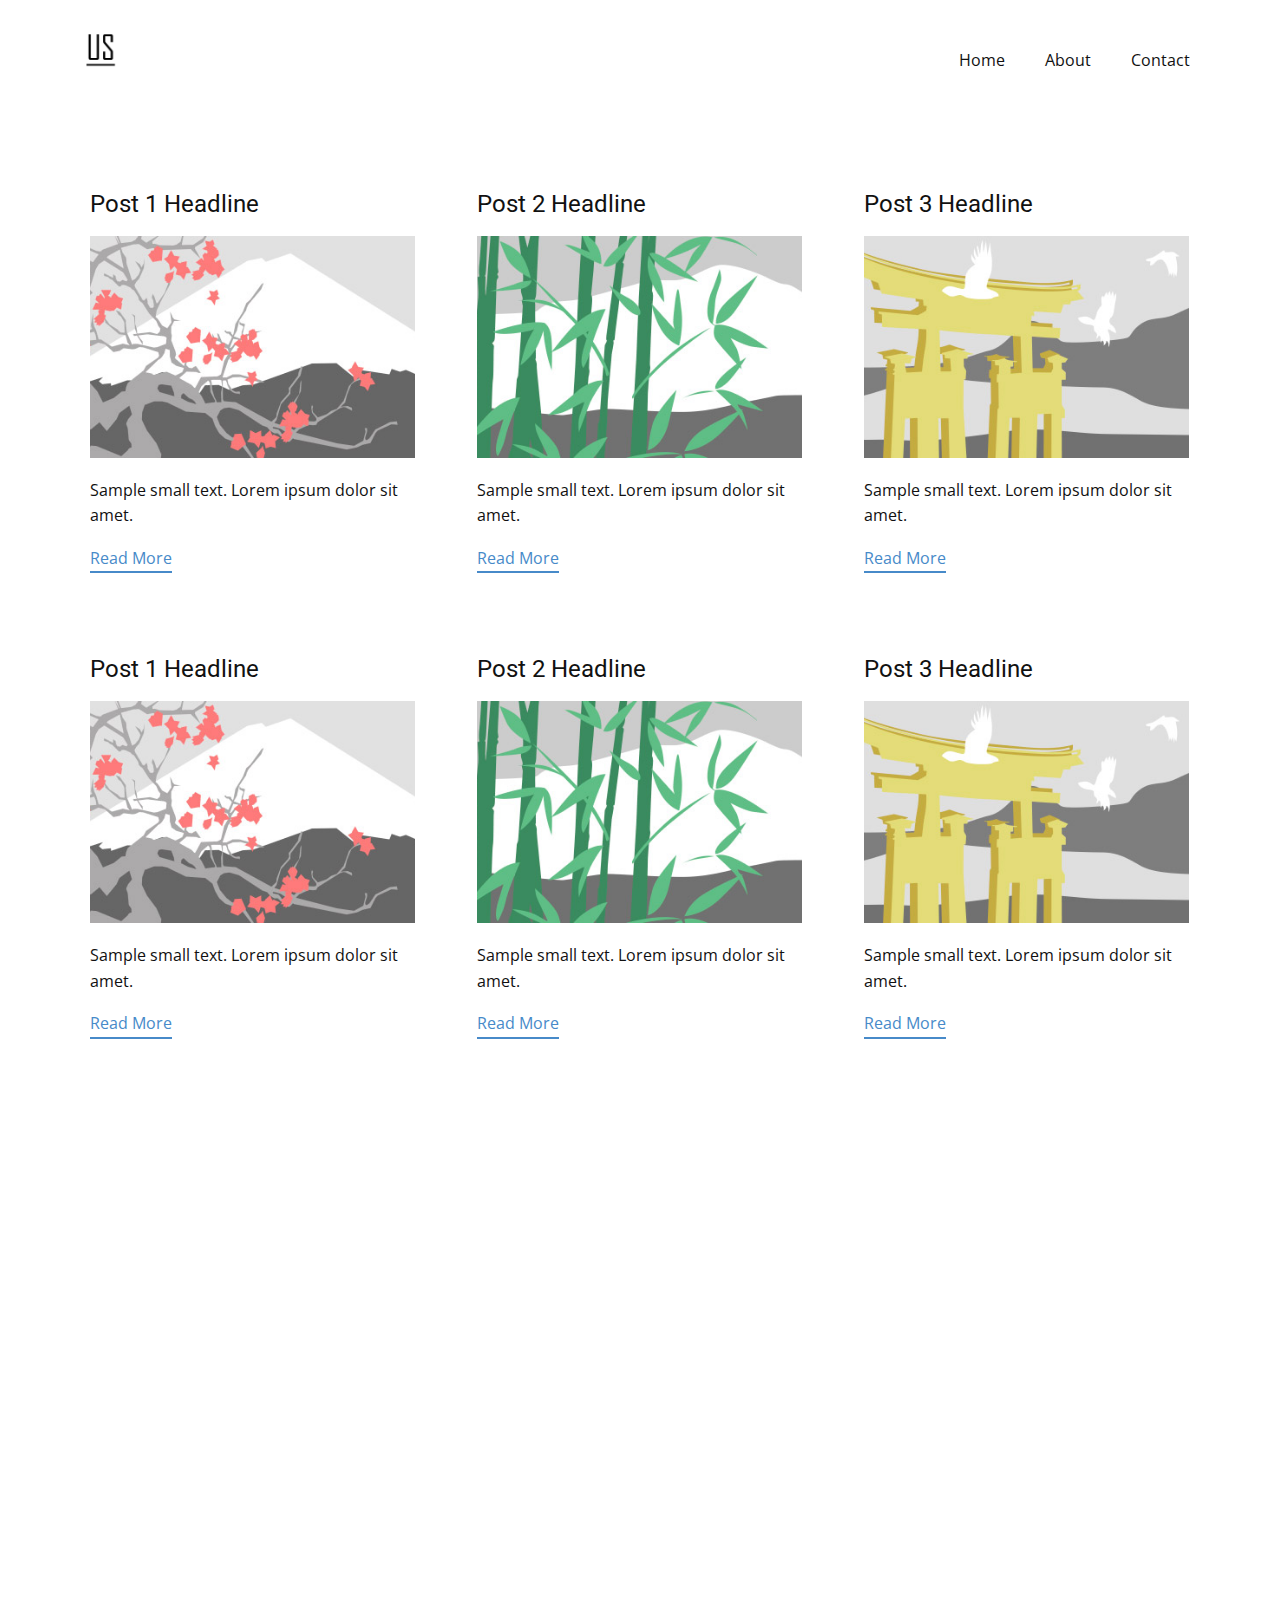
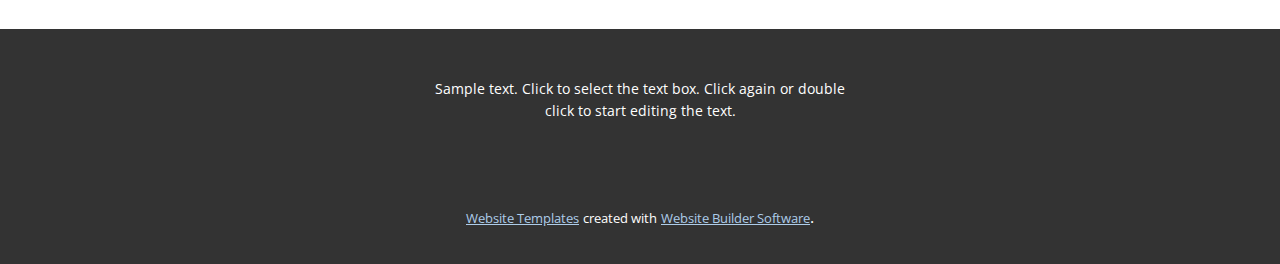
<file: blog/blog.html>
<html style="font-size: 16px;"><head>
    <meta name="viewport" content="width=device-width, initial-scale=1.0">
    <meta charset="utf-8">
    <meta name="keywords" content="">
    <meta name="description" content="">
    <meta name="page_type" content="np-template-header-footer-from-plugin">
    <title>Blog Template</title>
    <link rel="stylesheet" href="../nicepage.css" media="screen">
<link rel="stylesheet" href="../Blog-Template.css" media="screen">
    <script class="u-script" type="text/javascript" src="../jquery.js" defer=""></script>
    <script class="u-script" type="text/javascript" src="../nicepage.js" defer=""></script>
    <meta name="generator" content="Nicepage 3.16.1, nicepage.com">
    <link id="u-theme-google-font" rel="stylesheet" href="https://fonts.googleapis.com/css?family=Roboto:100,100i,300,300i,400,400i,500,500i,700,700i,900,900i|Open+Sans:300,300i,400,400i,600,600i,700,700i,800,800i">
    
    
    
    <script type="application/ld+json">{
		"@context": "http://schema.org",
		"@type": "Organization",
		"name": "",
		"url": "index.html",
		"logo": "images/default-logo.png"
}</script>
    <meta property="og:title" content="Blog Template">
    <meta property="og:type" content="website">
    <meta name="theme-color" content="#478ac9">
    <link rel="canonical" href="../index.html">
    <meta property="og:url" content="index.html">
  </head>
  <body class="u-body"><header class="u-clearfix u-header u-header" id="sec-1d5d"><div class="u-clearfix u-sheet u-valign-middle u-sheet-1">
        <a href="https://nicepage.com" class="u-image u-logo u-image-1">
          <img src="../images/default-logo.png" class="u-logo-image u-logo-image-1">
        </a>
        <nav class="u-menu u-menu-dropdown u-offcanvas u-menu-1">
          <div class="menu-collapse" style="font-size: 1rem; letter-spacing: 0px;">
            <a class="u-button-style u-custom-left-right-menu-spacing u-custom-padding-bottom u-custom-top-bottom-menu-spacing u-nav-link u-text-active-palette-1-base u-text-hover-palette-2-base" href="#">
              <svg><use xmlns:xlink="http://www.w3.org/1999/xlink" xlink:href="#menu-hamburger"></use></svg>
              <svg version="1.1" xmlns="http://www.w3.org/2000/svg" xmlns:xlink="http://www.w3.org/1999/xlink"><defs><symbol id="menu-hamburger" viewBox="0 0 16 16" style="width: 16px; height: 16px;"><rect y="1" width="16" height="2"></rect><rect y="7" width="16" height="2"></rect><rect y="13" width="16" height="2"></rect>
</symbol>
</defs></svg>
            </a>
          </div>
          <div class="u-nav-container">
            <ul class="u-nav u-unstyled u-nav-1"><li class="u-nav-item"><a class="u-button-style u-nav-link u-text-active-palette-1-base u-text-hover-palette-2-base" href="../Home.html" style="padding: 10px 20px;">Home</a>
</li><li class="u-nav-item"><a class="u-button-style u-nav-link u-text-active-palette-1-base u-text-hover-palette-2-base" href="../About.html" style="padding: 10px 20px;">About</a>
</li><li class="u-nav-item"><a class="u-button-style u-nav-link u-text-active-palette-1-base u-text-hover-palette-2-base" href="../Contact.html" style="padding: 10px 20px;">Contact</a>
</li></ul>
          </div>
          <div class="u-nav-container-collapse">
            <div class="u-black u-container-style u-inner-container-layout u-opacity u-opacity-95 u-sidenav">
              <div class="u-sidenav-overflow">
                <div class="u-menu-close"></div>
                <ul class="u-align-center u-nav u-popupmenu-items u-unstyled u-nav-2"><li class="u-nav-item"><a class="u-button-style u-nav-link" href="../Home.html">Home</a>
</li><li class="u-nav-item"><a class="u-button-style u-nav-link" href="../About.html">About</a>
</li><li class="u-nav-item"><a class="u-button-style u-nav-link" href="../Contact.html">Contact</a>
</li></ul>
              </div>
            </div>
            <div class="u-black u-menu-overlay u-opacity u-opacity-70"></div>
          </div>
        </nav>
      </div></header>
    <section class="u-clearfix u-section-1" id="sec-8be3">
      <div class="u-clearfix u-sheet u-valign-middle u-sheet-1"><!--blog--><!--blog_options_json--><!--{"type":"Recent","source":"","tags":"","count":""}--><!--/blog_options_json-->
        <div class="u-blog u-expanded-width u-repeater u-repeater-1"><!--blog_post-->
          <div class="u-blog-post u-container-style u-repeater-item u-white u-repeater-item-1">
            <div class="u-container-layout u-similar-container u-valign-top u-container-layout-1"><!--blog_post_header-->
              <h4 class="u-blog-control u-text u-text-1">
                <a class="u-post-header-link" href="../blog/post.html"><!--blog_post_header_content-->Post 1 Headline<!--/blog_post_header_content--></a>
              </h4><!--/blog_post_header--><!--blog_post_image-->
              <a class="u-post-header-link" href="../blog/post.html"><img alt="" class="u-blog-control u-expanded-width u-image u-image-default u-image-1" src="[data-uri]"></a><!--/blog_post_image--><!--blog_post_content-->
              <div class="u-blog-control u-post-content u-text u-text-2 fr-view">Sample small text. Lorem ipsum dolor sit amet.</div><!--/blog_post_content--><!--blog_post_readmore-->
              <a href="../blog/post.html" class="u-blog-control u-border-2 u-border-palette-1-base u-btn u-btn-rectangle u-button-style u-none u-btn-1"><!--blog_post_readmore_content-->Read More<!--/blog_post_readmore_content--></a><!--/blog_post_readmore-->
            </div>
          </div><div class="u-blog-post u-container-style u-repeater-item u-video-cover u-white">
            <div class="u-container-layout u-similar-container u-valign-top u-container-layout-2"><!--blog_post_header-->
              <h4 class="u-blog-control u-text u-text-3">
                <a class="u-post-header-link" href="../blog/post-1.html"><!--blog_post_header_content-->Post 2 Headline<!--/blog_post_header_content--></a>
              </h4><!--/blog_post_header--><!--blog_post_image-->
              <a class="u-post-header-link" href="../blog/post-1.html"><img alt="" class="u-blog-control u-expanded-width u-image u-image-default u-image-2" src="[data-uri]"></a><!--/blog_post_image--><!--blog_post_content-->
              <div class="u-blog-control u-post-content u-text u-text-4 fr-view">Sample small text. Lorem ipsum dolor sit amet.</div><!--/blog_post_content--><!--blog_post_readmore-->
              <a href="../blog/post-1.html" class="u-blog-control u-border-2 u-border-palette-1-base u-btn u-btn-rectangle u-button-style u-none u-btn-2"><!--blog_post_readmore_content-->Read More<!--/blog_post_readmore_content--></a><!--/blog_post_readmore-->
            </div>
          </div><div class="u-blog-post u-container-style u-repeater-item u-video-cover u-white">
            <div class="u-container-layout u-similar-container u-valign-top u-container-layout-3"><!--blog_post_header-->
              <h4 class="u-blog-control u-text u-text-5">
                <a class="u-post-header-link" href="../blog/post-2.html"><!--blog_post_header_content-->Post 3 Headline<!--/blog_post_header_content--></a>
              </h4><!--/blog_post_header--><!--blog_post_image-->
              <a class="u-post-header-link" href="../blog/post-2.html"><img alt="" class="u-blog-control u-expanded-width u-image u-image-default u-image-3" src="[data-uri]"></a><!--/blog_post_image--><!--blog_post_content-->
              <div class="u-blog-control u-post-content u-text u-text-6 fr-view">Sample small text. Lorem ipsum dolor sit amet.</div><!--/blog_post_content--><!--blog_post_readmore-->
              <a href="../blog/post-2.html" class="u-blog-control u-border-2 u-border-palette-1-base u-btn u-btn-rectangle u-button-style u-none u-btn-3"><!--blog_post_readmore_content-->Read More<!--/blog_post_readmore_content--></a><!--/blog_post_readmore-->
            </div>
          </div><div class="u-blog-post u-container-style u-repeater-item u-white u-repeater-item-1">
            <div class="u-container-layout u-similar-container u-valign-top u-container-layout-1"><!--blog_post_header-->
              <h4 class="u-blog-control u-text u-text-1">
                <a class="u-post-header-link" href="../blog/post-3.html"><!--blog_post_header_content-->Post 1 Headline<!--/blog_post_header_content--></a>
              </h4><!--/blog_post_header--><!--blog_post_image-->
              <a class="u-post-header-link" href="../blog/post-3.html"><img alt="" class="u-blog-control u-expanded-width u-image u-image-default u-image-1" src="[data-uri]"></a><!--/blog_post_image--><!--blog_post_content-->
              <div class="u-blog-control u-post-content u-text u-text-2 fr-view">Sample small text. Lorem ipsum dolor sit amet.</div><!--/blog_post_content--><!--blog_post_readmore-->
              <a href="../blog/post-3.html" class="u-blog-control u-border-2 u-border-palette-1-base u-btn u-btn-rectangle u-button-style u-none u-btn-1"><!--blog_post_readmore_content-->Read More<!--/blog_post_readmore_content--></a><!--/blog_post_readmore-->
            </div>
          </div><div class="u-blog-post u-container-style u-repeater-item u-video-cover u-white">
            <div class="u-container-layout u-similar-container u-valign-top u-container-layout-2"><!--blog_post_header-->
              <h4 class="u-blog-control u-text u-text-3">
                <a class="u-post-header-link" href="../blog/post-4.html"><!--blog_post_header_content-->Post 2 Headline<!--/blog_post_header_content--></a>
              </h4><!--/blog_post_header--><!--blog_post_image-->
              <a class="u-post-header-link" href="../blog/post-4.html"><img alt="" class="u-blog-control u-expanded-width u-image u-image-default u-image-2" src="[data-uri]"></a><!--/blog_post_image--><!--blog_post_content-->
              <div class="u-blog-control u-post-content u-text u-text-4 fr-view">Sample small text. Lorem ipsum dolor sit amet.</div><!--/blog_post_content--><!--blog_post_readmore-->
              <a href="../blog/post-4.html" class="u-blog-control u-border-2 u-border-palette-1-base u-btn u-btn-rectangle u-button-style u-none u-btn-2"><!--blog_post_readmore_content-->Read More<!--/blog_post_readmore_content--></a><!--/blog_post_readmore-->
            </div>
          </div><div class="u-blog-post u-container-style u-repeater-item u-video-cover u-white">
            <div class="u-container-layout u-similar-container u-valign-top u-container-layout-3"><!--blog_post_header-->
              <h4 class="u-blog-control u-text u-text-5">
                <a class="u-post-header-link" href="../blog/post-5.html"><!--blog_post_header_content-->Post 3 Headline<!--/blog_post_header_content--></a>
              </h4><!--/blog_post_header--><!--blog_post_image-->
              <a class="u-post-header-link" href="../blog/post-5.html"><img alt="" class="u-blog-control u-expanded-width u-image u-image-default u-image-3" src="[data-uri]"></a><!--/blog_post_image--><!--blog_post_content-->
              <div class="u-blog-control u-post-content u-text u-text-6 fr-view">Sample small text. Lorem ipsum dolor sit amet.</div><!--/blog_post_content--><!--blog_post_readmore-->
              <a href="../blog/post-5.html" class="u-blog-control u-border-2 u-border-palette-1-base u-btn u-btn-rectangle u-button-style u-none u-btn-3"><!--blog_post_readmore_content-->Read More<!--/blog_post_readmore_content--></a><!--/blog_post_readmore-->
            </div>
          </div><!--/blog_post--><!--blog_post-->
          <!--/blog_post--><!--blog_post-->
          <!--/blog_post-->
        </div><!--/blog-->
      </div>
    </section>
    <section class="u-clearfix u-section-2" id="sec-6ed9">
      <div class="u-clearfix u-sheet u-sheet-1"></div>
    </section>
    
    
    <footer class="u-align-center u-clearfix u-footer u-grey-80 u-footer" id="sec-68bc"><div class="u-clearfix u-sheet u-sheet-1">
        <p class="u-small-text u-text u-text-variant u-text-1">Sample text. Click to select the text box. Click again or double click to start editing the text.</p>
      </div></footer>
    <section class="u-backlink u-clearfix u-grey-80">
      <a class="u-link" href="https://nicepage.com/website-templates" target="_blank">
        <span>Website Templates</span>
      </a>
      <p class="u-text">
        <span>created with</span>
      </p>
      <a class="u-link" href="https://nicepage.com/" target="_blank">
        <span>Website Builder Software</span>
      </a>. 
    </section>
  
</body></html>
</file>
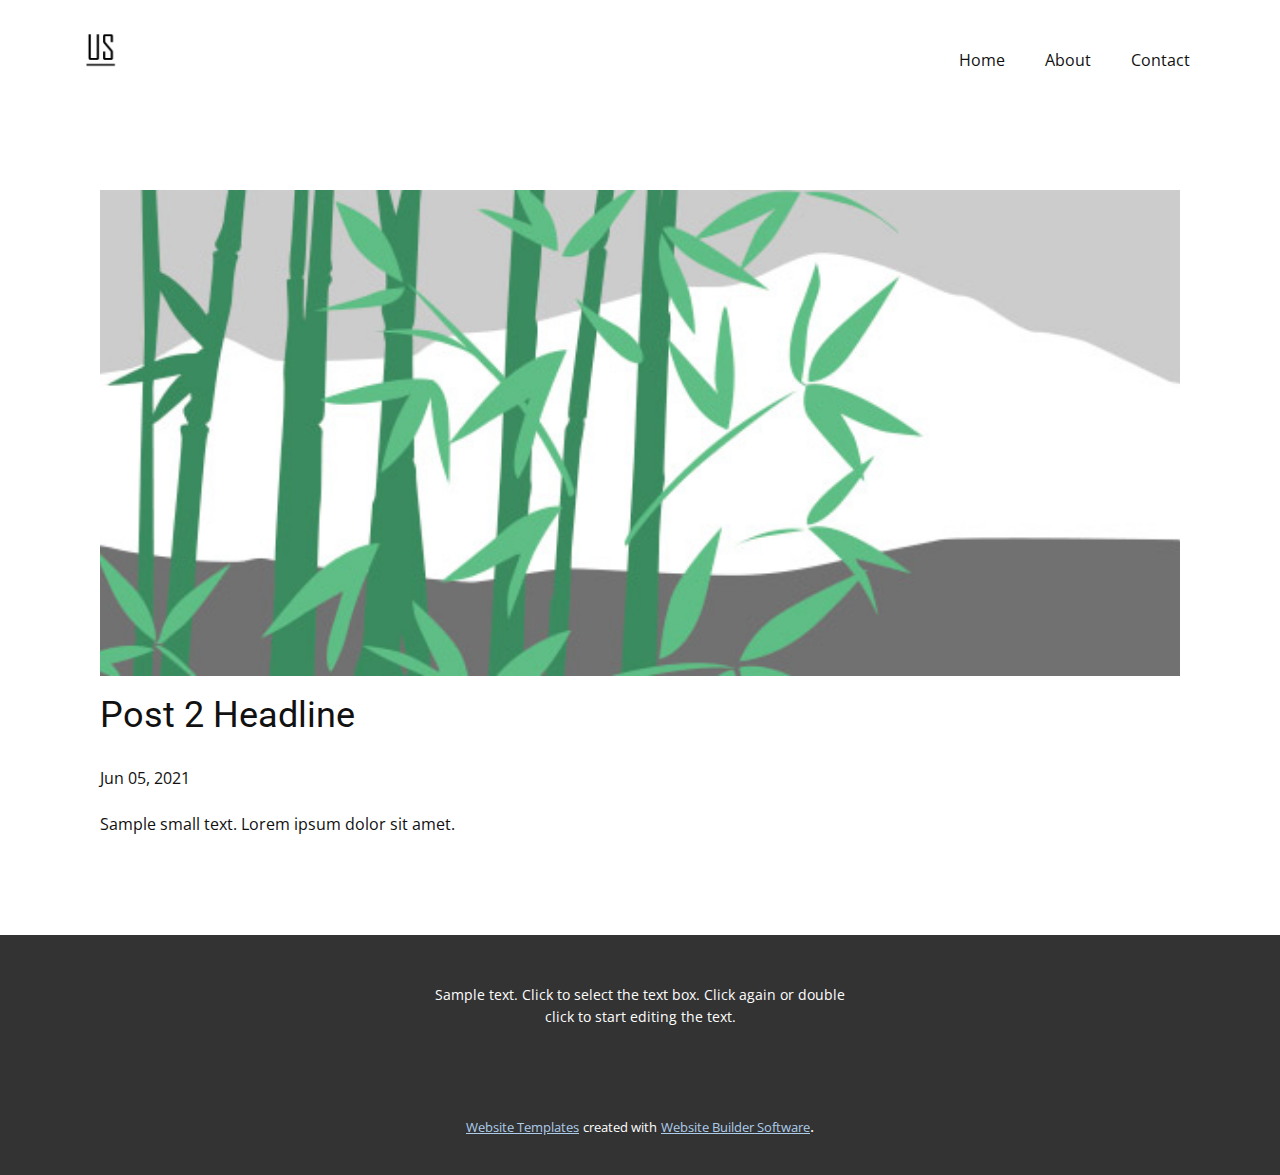
<file: blog/post-1.html>
<!doctype html>
<html style="font-size: 16px;"><head>
    <meta name="viewport" content="width=device-width, initial-scale=1.0">
    <meta charset="utf-8">
    <meta name="keywords" content="Post 1 Headline">
    <meta name="description" content="">
    <meta name="page_type" content="np-template-header-footer-from-plugin">
    <title>Post 2 Headline</title>
    <link rel="stylesheet" href="../nicepage.css" media="screen">
<link rel="stylesheet" href="../Post-Template.css" media="screen">
    <script class="u-script" type="text/javascript" src="../jquery.js" defer=""></script>
    <script class="u-script" type="text/javascript" src="../nicepage.js" defer=""></script>
    <meta name="generator" content="Nicepage 3.16.1, nicepage.com">
    <link id="u-theme-google-font" rel="stylesheet" href="https://fonts.googleapis.com/css?family=Roboto:100,100i,300,300i,400,400i,500,500i,700,700i,900,900i|Open+Sans:300,300i,400,400i,600,600i,700,700i,800,800i">
    
    
    <script type="application/ld+json">{
		"@context": "http://schema.org",
		"@type": "Organization",
		"name": "",
		"url": "index.html",
		"logo": "images/default-logo.png"
}</script>
    <meta property="og:title" content="Post Template">
    <meta property="og:type" content="website">
    <meta name="theme-color" content="#478ac9">
    <link rel="canonical" href="../index.html">
    <meta property="og:url" content="index.html">
  </head>
  <body class="u-body"><header class="u-clearfix u-header u-header" id="sec-1d5d"><div class="u-clearfix u-sheet u-valign-middle u-sheet-1">
        <a href="https://nicepage.com" class="u-image u-logo u-image-1">
          <img src="../images/default-logo.png" class="u-logo-image u-logo-image-1">
        </a>
        <nav class="u-menu u-menu-dropdown u-offcanvas u-menu-1">
          <div class="menu-collapse" style="font-size: 1rem; letter-spacing: 0px;">
            <a class="u-button-style u-custom-left-right-menu-spacing u-custom-padding-bottom u-custom-top-bottom-menu-spacing u-nav-link u-text-active-palette-1-base u-text-hover-palette-2-base" href="#">
              <svg><use xmlns:xlink="http://www.w3.org/1999/xlink" xlink:href="#menu-hamburger"></use></svg>
              <svg version="1.1" xmlns="http://www.w3.org/2000/svg" xmlns:xlink="http://www.w3.org/1999/xlink"><defs><symbol id="menu-hamburger" viewBox="0 0 16 16" style="width: 16px; height: 16px;"><rect y="1" width="16" height="2"></rect><rect y="7" width="16" height="2"></rect><rect y="13" width="16" height="2"></rect>
</symbol>
</defs></svg>
            </a>
          </div>
          <div class="u-nav-container">
            <ul class="u-nav u-unstyled u-nav-1"><li class="u-nav-item"><a class="u-button-style u-nav-link u-text-active-palette-1-base u-text-hover-palette-2-base" href="../Home.html" style="padding: 10px 20px;">Home</a>
</li><li class="u-nav-item"><a class="u-button-style u-nav-link u-text-active-palette-1-base u-text-hover-palette-2-base" href="../About.html" style="padding: 10px 20px;">About</a>
</li><li class="u-nav-item"><a class="u-button-style u-nav-link u-text-active-palette-1-base u-text-hover-palette-2-base" href="../Contact.html" style="padding: 10px 20px;">Contact</a>
</li></ul>
          </div>
          <div class="u-nav-container-collapse">
            <div class="u-black u-container-style u-inner-container-layout u-opacity u-opacity-95 u-sidenav">
              <div class="u-sidenav-overflow">
                <div class="u-menu-close"></div>
                <ul class="u-align-center u-nav u-popupmenu-items u-unstyled u-nav-2"><li class="u-nav-item"><a class="u-button-style u-nav-link" href="../Home.html">Home</a>
</li><li class="u-nav-item"><a class="u-button-style u-nav-link" href="../About.html">About</a>
</li><li class="u-nav-item"><a class="u-button-style u-nav-link" href="../Contact.html">Contact</a>
</li></ul>
              </div>
            </div>
            <div class="u-black u-menu-overlay u-opacity u-opacity-70"></div>
          </div>
        </nav>
      </div></header>
    <section class="u-align-center u-clearfix u-section-1" id="sec-2315">
      <div class="u-clearfix u-sheet u-valign-middle-md u-valign-middle-sm u-valign-middle-xs u-sheet-1"><!--post_details--><!--post_details_options_json--><!--{"source":""}--><!--/post_details_options_json--><!--blog_post-->
        <div class="u-container-style u-expanded-width u-post-details u-post-details-1">
          <div class="u-container-layout u-valign-middle u-container-layout-1"><!--blog_post_image-->
            <img alt="" class="u-blog-control u-expanded-width u-image u-image-default u-image-1" src="[data-uri]"><!--/blog_post_image--><!--blog_post_header-->
            <h2 class="u-blog-control u-text u-text-1">Post 2 Headline</h2><!--/blog_post_header--><!--blog_post_metadata-->
            <div class="u-blog-control u-metadata u-metadata-1"><!--blog_post_metadata_date-->
              <span class="u-meta-date u-meta-icon">Jun 05, 2021</span><!--/blog_post_metadata_date--><!--blog_post_metadata_category-->
              <!--/blog_post_metadata_category--><!--blog_post_metadata_comments-->
              <!--/blog_post_metadata_comments-->
            </div><!--/blog_post_metadata--><!--blog_post_content-->
            <div class="u-align-justify u-blog-control u-post-content u-text u-text-2 fr-view">
  Sample small text. Lorem ipsum dolor sit amet.
  </div><!--/blog_post_content-->
          </div>
        </div><!--/blog_post--><!--/post_details-->
      </div>
    </section>
    
    
    <footer class="u-align-center u-clearfix u-footer u-grey-80 u-footer" id="sec-68bc"><div class="u-clearfix u-sheet u-sheet-1">
        <p class="u-small-text u-text u-text-variant u-text-1">Sample text. Click to select the text box. Click again or double click to start editing the text.</p>
      </div></footer>
    <section class="u-backlink u-clearfix u-grey-80">
      <a class="u-link" href="https://nicepage.com/website-templates" target="_blank">
        <span>Website Templates</span>
      </a>
      <p class="u-text">
        <span>created with</span>
      </p>
      <a class="u-link" href="https://nicepage.com/" target="_blank">
        <span>Website Builder Software</span>
      </a>. 
    </section>
  
</body></html>
</file>
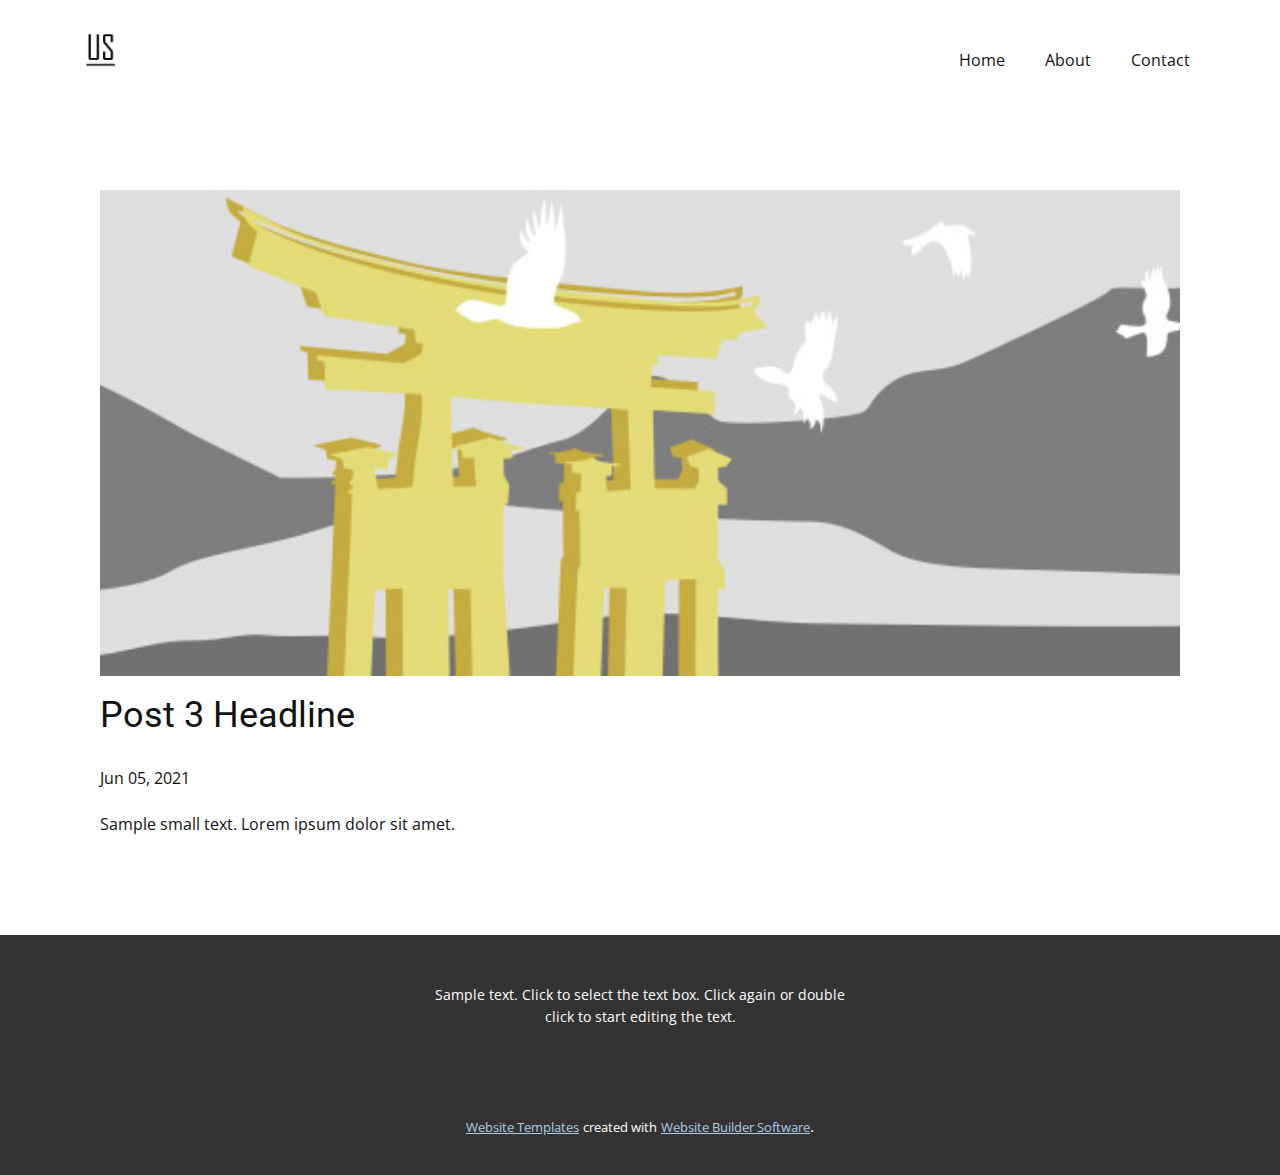
<file: blog/post-2.html>
<!doctype html>
<html style="font-size: 16px;"><head>
    <meta name="viewport" content="width=device-width, initial-scale=1.0">
    <meta charset="utf-8">
    <meta name="keywords" content="Post 1 Headline">
    <meta name="description" content="">
    <meta name="page_type" content="np-template-header-footer-from-plugin">
    <title>Post 3 Headline</title>
    <link rel="stylesheet" href="../nicepage.css" media="screen">
<link rel="stylesheet" href="../Post-Template.css" media="screen">
    <script class="u-script" type="text/javascript" src="../jquery.js" defer=""></script>
    <script class="u-script" type="text/javascript" src="../nicepage.js" defer=""></script>
    <meta name="generator" content="Nicepage 3.16.1, nicepage.com">
    <link id="u-theme-google-font" rel="stylesheet" href="https://fonts.googleapis.com/css?family=Roboto:100,100i,300,300i,400,400i,500,500i,700,700i,900,900i|Open+Sans:300,300i,400,400i,600,600i,700,700i,800,800i">
    
    
    <script type="application/ld+json">{
		"@context": "http://schema.org",
		"@type": "Organization",
		"name": "",
		"url": "index.html",
		"logo": "images/default-logo.png"
}</script>
    <meta property="og:title" content="Post Template">
    <meta property="og:type" content="website">
    <meta name="theme-color" content="#478ac9">
    <link rel="canonical" href="../index.html">
    <meta property="og:url" content="index.html">
  </head>
  <body class="u-body"><header class="u-clearfix u-header u-header" id="sec-1d5d"><div class="u-clearfix u-sheet u-valign-middle u-sheet-1">
        <a href="https://nicepage.com" class="u-image u-logo u-image-1">
          <img src="../images/default-logo.png" class="u-logo-image u-logo-image-1">
        </a>
        <nav class="u-menu u-menu-dropdown u-offcanvas u-menu-1">
          <div class="menu-collapse" style="font-size: 1rem; letter-spacing: 0px;">
            <a class="u-button-style u-custom-left-right-menu-spacing u-custom-padding-bottom u-custom-top-bottom-menu-spacing u-nav-link u-text-active-palette-1-base u-text-hover-palette-2-base" href="#">
              <svg><use xmlns:xlink="http://www.w3.org/1999/xlink" xlink:href="#menu-hamburger"></use></svg>
              <svg version="1.1" xmlns="http://www.w3.org/2000/svg" xmlns:xlink="http://www.w3.org/1999/xlink"><defs><symbol id="menu-hamburger" viewBox="0 0 16 16" style="width: 16px; height: 16px;"><rect y="1" width="16" height="2"></rect><rect y="7" width="16" height="2"></rect><rect y="13" width="16" height="2"></rect>
</symbol>
</defs></svg>
            </a>
          </div>
          <div class="u-nav-container">
            <ul class="u-nav u-unstyled u-nav-1"><li class="u-nav-item"><a class="u-button-style u-nav-link u-text-active-palette-1-base u-text-hover-palette-2-base" href="../Home.html" style="padding: 10px 20px;">Home</a>
</li><li class="u-nav-item"><a class="u-button-style u-nav-link u-text-active-palette-1-base u-text-hover-palette-2-base" href="../About.html" style="padding: 10px 20px;">About</a>
</li><li class="u-nav-item"><a class="u-button-style u-nav-link u-text-active-palette-1-base u-text-hover-palette-2-base" href="../Contact.html" style="padding: 10px 20px;">Contact</a>
</li></ul>
          </div>
          <div class="u-nav-container-collapse">
            <div class="u-black u-container-style u-inner-container-layout u-opacity u-opacity-95 u-sidenav">
              <div class="u-sidenav-overflow">
                <div class="u-menu-close"></div>
                <ul class="u-align-center u-nav u-popupmenu-items u-unstyled u-nav-2"><li class="u-nav-item"><a class="u-button-style u-nav-link" href="../Home.html">Home</a>
</li><li class="u-nav-item"><a class="u-button-style u-nav-link" href="../About.html">About</a>
</li><li class="u-nav-item"><a class="u-button-style u-nav-link" href="../Contact.html">Contact</a>
</li></ul>
              </div>
            </div>
            <div class="u-black u-menu-overlay u-opacity u-opacity-70"></div>
          </div>
        </nav>
      </div></header>
    <section class="u-align-center u-clearfix u-section-1" id="sec-2315">
      <div class="u-clearfix u-sheet u-valign-middle-md u-valign-middle-sm u-valign-middle-xs u-sheet-1"><!--post_details--><!--post_details_options_json--><!--{"source":""}--><!--/post_details_options_json--><!--blog_post-->
        <div class="u-container-style u-expanded-width u-post-details u-post-details-1">
          <div class="u-container-layout u-valign-middle u-container-layout-1"><!--blog_post_image-->
            <img alt="" class="u-blog-control u-expanded-width u-image u-image-default u-image-1" src="[data-uri]"><!--/blog_post_image--><!--blog_post_header-->
            <h2 class="u-blog-control u-text u-text-1">Post 3 Headline</h2><!--/blog_post_header--><!--blog_post_metadata-->
            <div class="u-blog-control u-metadata u-metadata-1"><!--blog_post_metadata_date-->
              <span class="u-meta-date u-meta-icon">Jun 05, 2021</span><!--/blog_post_metadata_date--><!--blog_post_metadata_category-->
              <!--/blog_post_metadata_category--><!--blog_post_metadata_comments-->
              <!--/blog_post_metadata_comments-->
            </div><!--/blog_post_metadata--><!--blog_post_content-->
            <div class="u-align-justify u-blog-control u-post-content u-text u-text-2 fr-view">
  Sample small text. Lorem ipsum dolor sit amet.
  </div><!--/blog_post_content-->
          </div>
        </div><!--/blog_post--><!--/post_details-->
      </div>
    </section>
    
    
    <footer class="u-align-center u-clearfix u-footer u-grey-80 u-footer" id="sec-68bc"><div class="u-clearfix u-sheet u-sheet-1">
        <p class="u-small-text u-text u-text-variant u-text-1">Sample text. Click to select the text box. Click again or double click to start editing the text.</p>
      </div></footer>
    <section class="u-backlink u-clearfix u-grey-80">
      <a class="u-link" href="https://nicepage.com/website-templates" target="_blank">
        <span>Website Templates</span>
      </a>
      <p class="u-text">
        <span>created with</span>
      </p>
      <a class="u-link" href="https://nicepage.com/" target="_blank">
        <span>Website Builder Software</span>
      </a>. 
    </section>
  
</body></html>
</file>
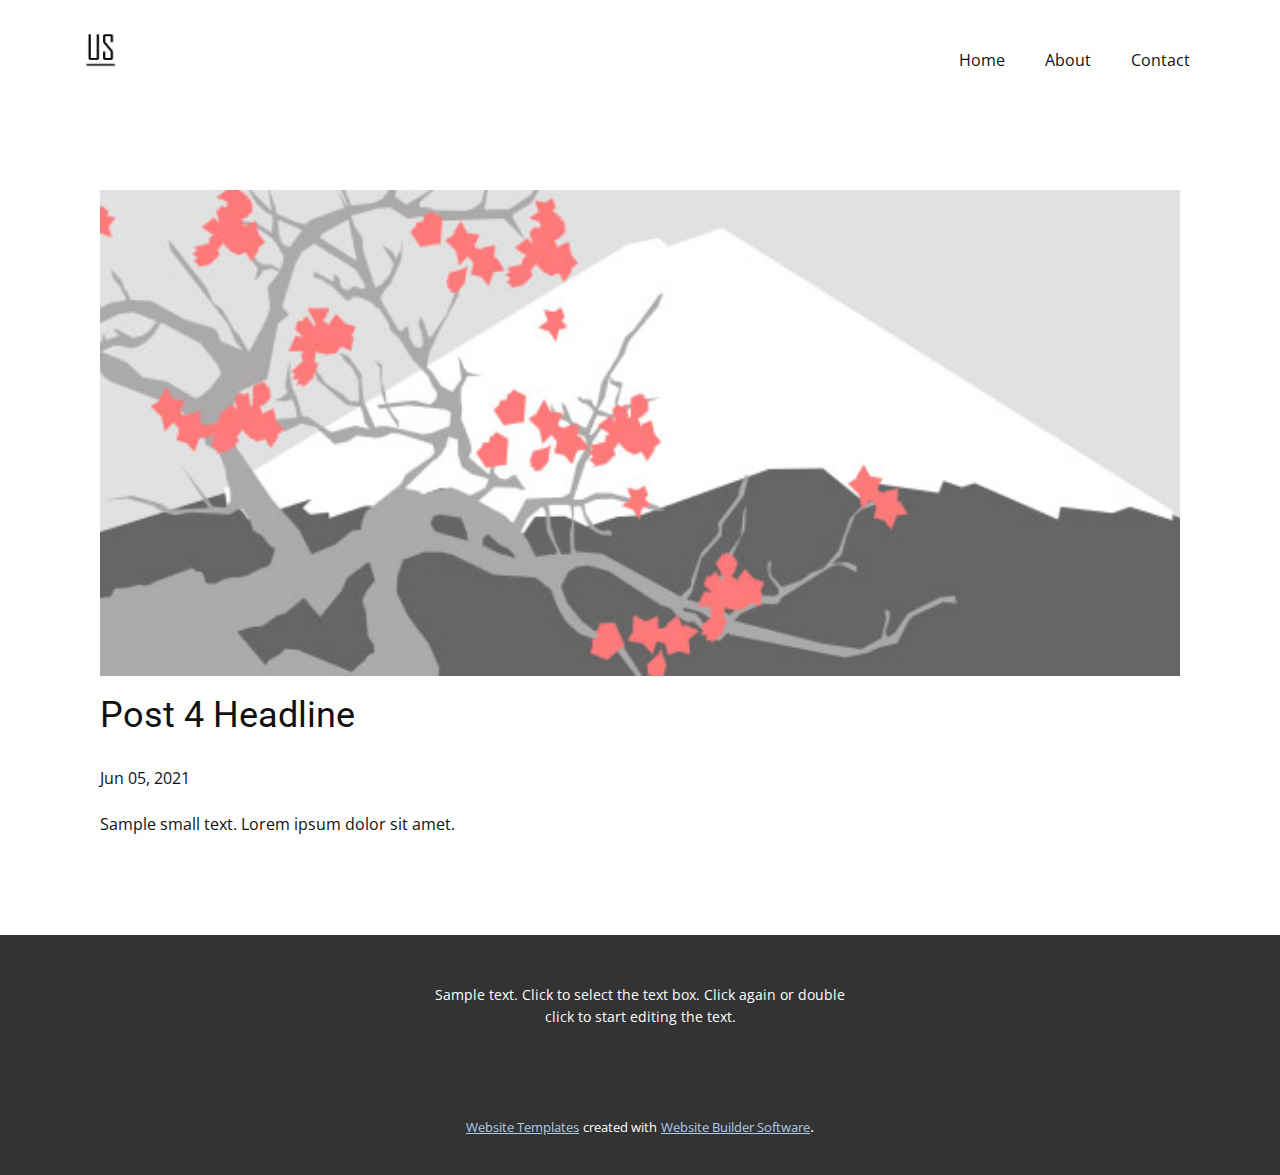
<file: blog/post-3.html>
<!doctype html>
<html style="font-size: 16px;"><head>
    <meta name="viewport" content="width=device-width, initial-scale=1.0">
    <meta charset="utf-8">
    <meta name="keywords" content="Post 1 Headline">
    <meta name="description" content="">
    <meta name="page_type" content="np-template-header-footer-from-plugin">
    <title>Post 4 Headline</title>
    <link rel="stylesheet" href="../nicepage.css" media="screen">
<link rel="stylesheet" href="../Post-Template.css" media="screen">
    <script class="u-script" type="text/javascript" src="../jquery.js" defer=""></script>
    <script class="u-script" type="text/javascript" src="../nicepage.js" defer=""></script>
    <meta name="generator" content="Nicepage 3.16.1, nicepage.com">
    <link id="u-theme-google-font" rel="stylesheet" href="https://fonts.googleapis.com/css?family=Roboto:100,100i,300,300i,400,400i,500,500i,700,700i,900,900i|Open+Sans:300,300i,400,400i,600,600i,700,700i,800,800i">
    
    
    <script type="application/ld+json">{
		"@context": "http://schema.org",
		"@type": "Organization",
		"name": "",
		"url": "index.html",
		"logo": "images/default-logo.png"
}</script>
    <meta property="og:title" content="Post Template">
    <meta property="og:type" content="website">
    <meta name="theme-color" content="#478ac9">
    <link rel="canonical" href="../index.html">
    <meta property="og:url" content="index.html">
  </head>
  <body class="u-body"><header class="u-clearfix u-header u-header" id="sec-1d5d"><div class="u-clearfix u-sheet u-valign-middle u-sheet-1">
        <a href="https://nicepage.com" class="u-image u-logo u-image-1">
          <img src="../images/default-logo.png" class="u-logo-image u-logo-image-1">
        </a>
        <nav class="u-menu u-menu-dropdown u-offcanvas u-menu-1">
          <div class="menu-collapse" style="font-size: 1rem; letter-spacing: 0px;">
            <a class="u-button-style u-custom-left-right-menu-spacing u-custom-padding-bottom u-custom-top-bottom-menu-spacing u-nav-link u-text-active-palette-1-base u-text-hover-palette-2-base" href="#">
              <svg><use xmlns:xlink="http://www.w3.org/1999/xlink" xlink:href="#menu-hamburger"></use></svg>
              <svg version="1.1" xmlns="http://www.w3.org/2000/svg" xmlns:xlink="http://www.w3.org/1999/xlink"><defs><symbol id="menu-hamburger" viewBox="0 0 16 16" style="width: 16px; height: 16px;"><rect y="1" width="16" height="2"></rect><rect y="7" width="16" height="2"></rect><rect y="13" width="16" height="2"></rect>
</symbol>
</defs></svg>
            </a>
          </div>
          <div class="u-nav-container">
            <ul class="u-nav u-unstyled u-nav-1"><li class="u-nav-item"><a class="u-button-style u-nav-link u-text-active-palette-1-base u-text-hover-palette-2-base" href="../Home.html" style="padding: 10px 20px;">Home</a>
</li><li class="u-nav-item"><a class="u-button-style u-nav-link u-text-active-palette-1-base u-text-hover-palette-2-base" href="../About.html" style="padding: 10px 20px;">About</a>
</li><li class="u-nav-item"><a class="u-button-style u-nav-link u-text-active-palette-1-base u-text-hover-palette-2-base" href="../Contact.html" style="padding: 10px 20px;">Contact</a>
</li></ul>
          </div>
          <div class="u-nav-container-collapse">
            <div class="u-black u-container-style u-inner-container-layout u-opacity u-opacity-95 u-sidenav">
              <div class="u-sidenav-overflow">
                <div class="u-menu-close"></div>
                <ul class="u-align-center u-nav u-popupmenu-items u-unstyled u-nav-2"><li class="u-nav-item"><a class="u-button-style u-nav-link" href="../Home.html">Home</a>
</li><li class="u-nav-item"><a class="u-button-style u-nav-link" href="../About.html">About</a>
</li><li class="u-nav-item"><a class="u-button-style u-nav-link" href="../Contact.html">Contact</a>
</li></ul>
              </div>
            </div>
            <div class="u-black u-menu-overlay u-opacity u-opacity-70"></div>
          </div>
        </nav>
      </div></header>
    <section class="u-align-center u-clearfix u-section-1" id="sec-2315">
      <div class="u-clearfix u-sheet u-valign-middle-md u-valign-middle-sm u-valign-middle-xs u-sheet-1"><!--post_details--><!--post_details_options_json--><!--{"source":""}--><!--/post_details_options_json--><!--blog_post-->
        <div class="u-container-style u-expanded-width u-post-details u-post-details-1">
          <div class="u-container-layout u-valign-middle u-container-layout-1"><!--blog_post_image-->
            <img alt="" class="u-blog-control u-expanded-width u-image u-image-default u-image-1" src="[data-uri]"><!--/blog_post_image--><!--blog_post_header-->
            <h2 class="u-blog-control u-text u-text-1">Post 4 Headline</h2><!--/blog_post_header--><!--blog_post_metadata-->
            <div class="u-blog-control u-metadata u-metadata-1"><!--blog_post_metadata_date-->
              <span class="u-meta-date u-meta-icon">Jun 05, 2021</span><!--/blog_post_metadata_date--><!--blog_post_metadata_category-->
              <!--/blog_post_metadata_category--><!--blog_post_metadata_comments-->
              <!--/blog_post_metadata_comments-->
            </div><!--/blog_post_metadata--><!--blog_post_content-->
            <div class="u-align-justify u-blog-control u-post-content u-text u-text-2 fr-view">
  Sample small text. Lorem ipsum dolor sit amet.
  </div><!--/blog_post_content-->
          </div>
        </div><!--/blog_post--><!--/post_details-->
      </div>
    </section>
    
    
    <footer class="u-align-center u-clearfix u-footer u-grey-80 u-footer" id="sec-68bc"><div class="u-clearfix u-sheet u-sheet-1">
        <p class="u-small-text u-text u-text-variant u-text-1">Sample text. Click to select the text box. Click again or double click to start editing the text.</p>
      </div></footer>
    <section class="u-backlink u-clearfix u-grey-80">
      <a class="u-link" href="https://nicepage.com/website-templates" target="_blank">
        <span>Website Templates</span>
      </a>
      <p class="u-text">
        <span>created with</span>
      </p>
      <a class="u-link" href="https://nicepage.com/" target="_blank">
        <span>Website Builder Software</span>
      </a>. 
    </section>
  
</body></html>
</file>
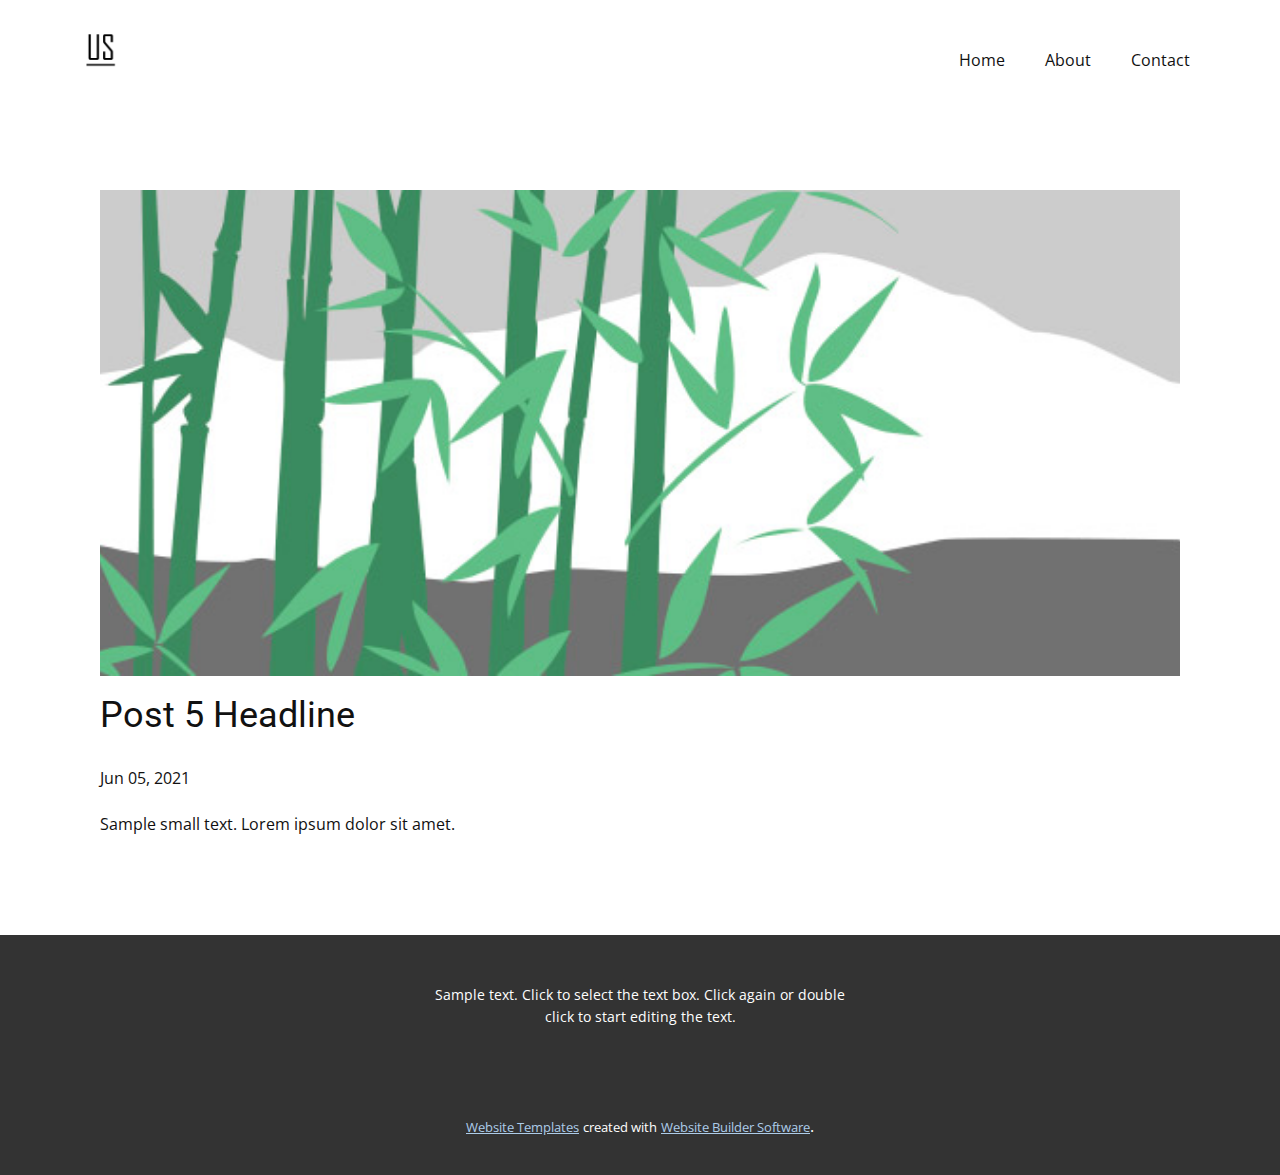
<file: blog/post-4.html>
<!doctype html>
<html style="font-size: 16px;"><head>
    <meta name="viewport" content="width=device-width, initial-scale=1.0">
    <meta charset="utf-8">
    <meta name="keywords" content="Post 1 Headline">
    <meta name="description" content="">
    <meta name="page_type" content="np-template-header-footer-from-plugin">
    <title>Post 5 Headline</title>
    <link rel="stylesheet" href="../nicepage.css" media="screen">
<link rel="stylesheet" href="../Post-Template.css" media="screen">
    <script class="u-script" type="text/javascript" src="../jquery.js" defer=""></script>
    <script class="u-script" type="text/javascript" src="../nicepage.js" defer=""></script>
    <meta name="generator" content="Nicepage 3.16.1, nicepage.com">
    <link id="u-theme-google-font" rel="stylesheet" href="https://fonts.googleapis.com/css?family=Roboto:100,100i,300,300i,400,400i,500,500i,700,700i,900,900i|Open+Sans:300,300i,400,400i,600,600i,700,700i,800,800i">
    
    
    <script type="application/ld+json">{
		"@context": "http://schema.org",
		"@type": "Organization",
		"name": "",
		"url": "index.html",
		"logo": "images/default-logo.png"
}</script>
    <meta property="og:title" content="Post Template">
    <meta property="og:type" content="website">
    <meta name="theme-color" content="#478ac9">
    <link rel="canonical" href="../index.html">
    <meta property="og:url" content="index.html">
  </head>
  <body class="u-body"><header class="u-clearfix u-header u-header" id="sec-1d5d"><div class="u-clearfix u-sheet u-valign-middle u-sheet-1">
        <a href="https://nicepage.com" class="u-image u-logo u-image-1">
          <img src="../images/default-logo.png" class="u-logo-image u-logo-image-1">
        </a>
        <nav class="u-menu u-menu-dropdown u-offcanvas u-menu-1">
          <div class="menu-collapse" style="font-size: 1rem; letter-spacing: 0px;">
            <a class="u-button-style u-custom-left-right-menu-spacing u-custom-padding-bottom u-custom-top-bottom-menu-spacing u-nav-link u-text-active-palette-1-base u-text-hover-palette-2-base" href="#">
              <svg><use xmlns:xlink="http://www.w3.org/1999/xlink" xlink:href="#menu-hamburger"></use></svg>
              <svg version="1.1" xmlns="http://www.w3.org/2000/svg" xmlns:xlink="http://www.w3.org/1999/xlink"><defs><symbol id="menu-hamburger" viewBox="0 0 16 16" style="width: 16px; height: 16px;"><rect y="1" width="16" height="2"></rect><rect y="7" width="16" height="2"></rect><rect y="13" width="16" height="2"></rect>
</symbol>
</defs></svg>
            </a>
          </div>
          <div class="u-nav-container">
            <ul class="u-nav u-unstyled u-nav-1"><li class="u-nav-item"><a class="u-button-style u-nav-link u-text-active-palette-1-base u-text-hover-palette-2-base" href="../Home.html" style="padding: 10px 20px;">Home</a>
</li><li class="u-nav-item"><a class="u-button-style u-nav-link u-text-active-palette-1-base u-text-hover-palette-2-base" href="../About.html" style="padding: 10px 20px;">About</a>
</li><li class="u-nav-item"><a class="u-button-style u-nav-link u-text-active-palette-1-base u-text-hover-palette-2-base" href="../Contact.html" style="padding: 10px 20px;">Contact</a>
</li></ul>
          </div>
          <div class="u-nav-container-collapse">
            <div class="u-black u-container-style u-inner-container-layout u-opacity u-opacity-95 u-sidenav">
              <div class="u-sidenav-overflow">
                <div class="u-menu-close"></div>
                <ul class="u-align-center u-nav u-popupmenu-items u-unstyled u-nav-2"><li class="u-nav-item"><a class="u-button-style u-nav-link" href="../Home.html">Home</a>
</li><li class="u-nav-item"><a class="u-button-style u-nav-link" href="../About.html">About</a>
</li><li class="u-nav-item"><a class="u-button-style u-nav-link" href="../Contact.html">Contact</a>
</li></ul>
              </div>
            </div>
            <div class="u-black u-menu-overlay u-opacity u-opacity-70"></div>
          </div>
        </nav>
      </div></header>
    <section class="u-align-center u-clearfix u-section-1" id="sec-2315">
      <div class="u-clearfix u-sheet u-valign-middle-md u-valign-middle-sm u-valign-middle-xs u-sheet-1"><!--post_details--><!--post_details_options_json--><!--{"source":""}--><!--/post_details_options_json--><!--blog_post-->
        <div class="u-container-style u-expanded-width u-post-details u-post-details-1">
          <div class="u-container-layout u-valign-middle u-container-layout-1"><!--blog_post_image-->
            <img alt="" class="u-blog-control u-expanded-width u-image u-image-default u-image-1" src="[data-uri]"><!--/blog_post_image--><!--blog_post_header-->
            <h2 class="u-blog-control u-text u-text-1">Post 5 Headline</h2><!--/blog_post_header--><!--blog_post_metadata-->
            <div class="u-blog-control u-metadata u-metadata-1"><!--blog_post_metadata_date-->
              <span class="u-meta-date u-meta-icon">Jun 05, 2021</span><!--/blog_post_metadata_date--><!--blog_post_metadata_category-->
              <!--/blog_post_metadata_category--><!--blog_post_metadata_comments-->
              <!--/blog_post_metadata_comments-->
            </div><!--/blog_post_metadata--><!--blog_post_content-->
            <div class="u-align-justify u-blog-control u-post-content u-text u-text-2 fr-view">
  Sample small text. Lorem ipsum dolor sit amet.
  </div><!--/blog_post_content-->
          </div>
        </div><!--/blog_post--><!--/post_details-->
      </div>
    </section>
    
    
    <footer class="u-align-center u-clearfix u-footer u-grey-80 u-footer" id="sec-68bc"><div class="u-clearfix u-sheet u-sheet-1">
        <p class="u-small-text u-text u-text-variant u-text-1">Sample text. Click to select the text box. Click again or double click to start editing the text.</p>
      </div></footer>
    <section class="u-backlink u-clearfix u-grey-80">
      <a class="u-link" href="https://nicepage.com/website-templates" target="_blank">
        <span>Website Templates</span>
      </a>
      <p class="u-text">
        <span>created with</span>
      </p>
      <a class="u-link" href="https://nicepage.com/" target="_blank">
        <span>Website Builder Software</span>
      </a>. 
    </section>
  
</body></html>
</file>
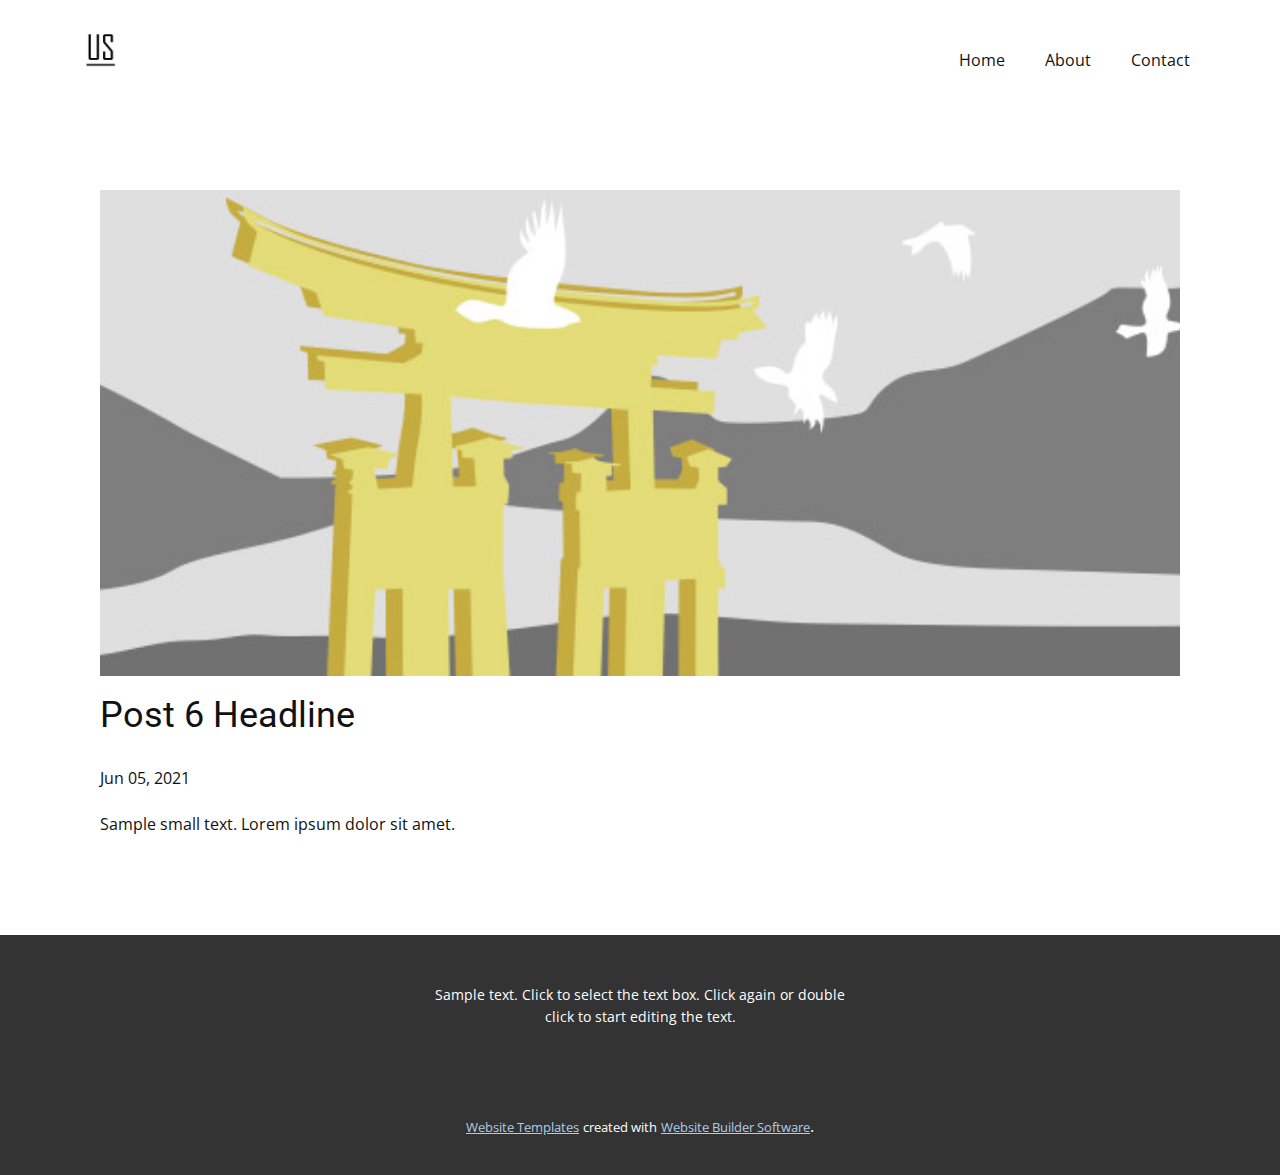
<file: blog/post-5.html>
<!doctype html>
<html style="font-size: 16px;"><head>
    <meta name="viewport" content="width=device-width, initial-scale=1.0">
    <meta charset="utf-8">
    <meta name="keywords" content="Post 1 Headline">
    <meta name="description" content="">
    <meta name="page_type" content="np-template-header-footer-from-plugin">
    <title>Post 6 Headline</title>
    <link rel="stylesheet" href="../nicepage.css" media="screen">
<link rel="stylesheet" href="../Post-Template.css" media="screen">
    <script class="u-script" type="text/javascript" src="../jquery.js" defer=""></script>
    <script class="u-script" type="text/javascript" src="../nicepage.js" defer=""></script>
    <meta name="generator" content="Nicepage 3.16.1, nicepage.com">
    <link id="u-theme-google-font" rel="stylesheet" href="https://fonts.googleapis.com/css?family=Roboto:100,100i,300,300i,400,400i,500,500i,700,700i,900,900i|Open+Sans:300,300i,400,400i,600,600i,700,700i,800,800i">
    
    
    <script type="application/ld+json">{
		"@context": "http://schema.org",
		"@type": "Organization",
		"name": "",
		"url": "index.html",
		"logo": "images/default-logo.png"
}</script>
    <meta property="og:title" content="Post Template">
    <meta property="og:type" content="website">
    <meta name="theme-color" content="#478ac9">
    <link rel="canonical" href="../index.html">
    <meta property="og:url" content="index.html">
  </head>
  <body class="u-body"><header class="u-clearfix u-header u-header" id="sec-1d5d"><div class="u-clearfix u-sheet u-valign-middle u-sheet-1">
        <a href="https://nicepage.com" class="u-image u-logo u-image-1">
          <img src="../images/default-logo.png" class="u-logo-image u-logo-image-1">
        </a>
        <nav class="u-menu u-menu-dropdown u-offcanvas u-menu-1">
          <div class="menu-collapse" style="font-size: 1rem; letter-spacing: 0px;">
            <a class="u-button-style u-custom-left-right-menu-spacing u-custom-padding-bottom u-custom-top-bottom-menu-spacing u-nav-link u-text-active-palette-1-base u-text-hover-palette-2-base" href="#">
              <svg><use xmlns:xlink="http://www.w3.org/1999/xlink" xlink:href="#menu-hamburger"></use></svg>
              <svg version="1.1" xmlns="http://www.w3.org/2000/svg" xmlns:xlink="http://www.w3.org/1999/xlink"><defs><symbol id="menu-hamburger" viewBox="0 0 16 16" style="width: 16px; height: 16px;"><rect y="1" width="16" height="2"></rect><rect y="7" width="16" height="2"></rect><rect y="13" width="16" height="2"></rect>
</symbol>
</defs></svg>
            </a>
          </div>
          <div class="u-nav-container">
            <ul class="u-nav u-unstyled u-nav-1"><li class="u-nav-item"><a class="u-button-style u-nav-link u-text-active-palette-1-base u-text-hover-palette-2-base" href="../Home.html" style="padding: 10px 20px;">Home</a>
</li><li class="u-nav-item"><a class="u-button-style u-nav-link u-text-active-palette-1-base u-text-hover-palette-2-base" href="../About.html" style="padding: 10px 20px;">About</a>
</li><li class="u-nav-item"><a class="u-button-style u-nav-link u-text-active-palette-1-base u-text-hover-palette-2-base" href="../Contact.html" style="padding: 10px 20px;">Contact</a>
</li></ul>
          </div>
          <div class="u-nav-container-collapse">
            <div class="u-black u-container-style u-inner-container-layout u-opacity u-opacity-95 u-sidenav">
              <div class="u-sidenav-overflow">
                <div class="u-menu-close"></div>
                <ul class="u-align-center u-nav u-popupmenu-items u-unstyled u-nav-2"><li class="u-nav-item"><a class="u-button-style u-nav-link" href="../Home.html">Home</a>
</li><li class="u-nav-item"><a class="u-button-style u-nav-link" href="../About.html">About</a>
</li><li class="u-nav-item"><a class="u-button-style u-nav-link" href="../Contact.html">Contact</a>
</li></ul>
              </div>
            </div>
            <div class="u-black u-menu-overlay u-opacity u-opacity-70"></div>
          </div>
        </nav>
      </div></header>
    <section class="u-align-center u-clearfix u-section-1" id="sec-2315">
      <div class="u-clearfix u-sheet u-valign-middle-md u-valign-middle-sm u-valign-middle-xs u-sheet-1"><!--post_details--><!--post_details_options_json--><!--{"source":""}--><!--/post_details_options_json--><!--blog_post-->
        <div class="u-container-style u-expanded-width u-post-details u-post-details-1">
          <div class="u-container-layout u-valign-middle u-container-layout-1"><!--blog_post_image-->
            <img alt="" class="u-blog-control u-expanded-width u-image u-image-default u-image-1" src="[data-uri]"><!--/blog_post_image--><!--blog_post_header-->
            <h2 class="u-blog-control u-text u-text-1">Post 6 Headline</h2><!--/blog_post_header--><!--blog_post_metadata-->
            <div class="u-blog-control u-metadata u-metadata-1"><!--blog_post_metadata_date-->
              <span class="u-meta-date u-meta-icon">Jun 05, 2021</span><!--/blog_post_metadata_date--><!--blog_post_metadata_category-->
              <!--/blog_post_metadata_category--><!--blog_post_metadata_comments-->
              <!--/blog_post_metadata_comments-->
            </div><!--/blog_post_metadata--><!--blog_post_content-->
            <div class="u-align-justify u-blog-control u-post-content u-text u-text-2 fr-view">
  Sample small text. Lorem ipsum dolor sit amet.
  </div><!--/blog_post_content-->
          </div>
        </div><!--/blog_post--><!--/post_details-->
      </div>
    </section>
    
    
    <footer class="u-align-center u-clearfix u-footer u-grey-80 u-footer" id="sec-68bc"><div class="u-clearfix u-sheet u-sheet-1">
        <p class="u-small-text u-text u-text-variant u-text-1">Sample text. Click to select the text box. Click again or double click to start editing the text.</p>
      </div></footer>
    <section class="u-backlink u-clearfix u-grey-80">
      <a class="u-link" href="https://nicepage.com/website-templates" target="_blank">
        <span>Website Templates</span>
      </a>
      <p class="u-text">
        <span>created with</span>
      </p>
      <a class="u-link" href="https://nicepage.com/" target="_blank">
        <span>Website Builder Software</span>
      </a>. 
    </section>
  
</body></html>
</file>
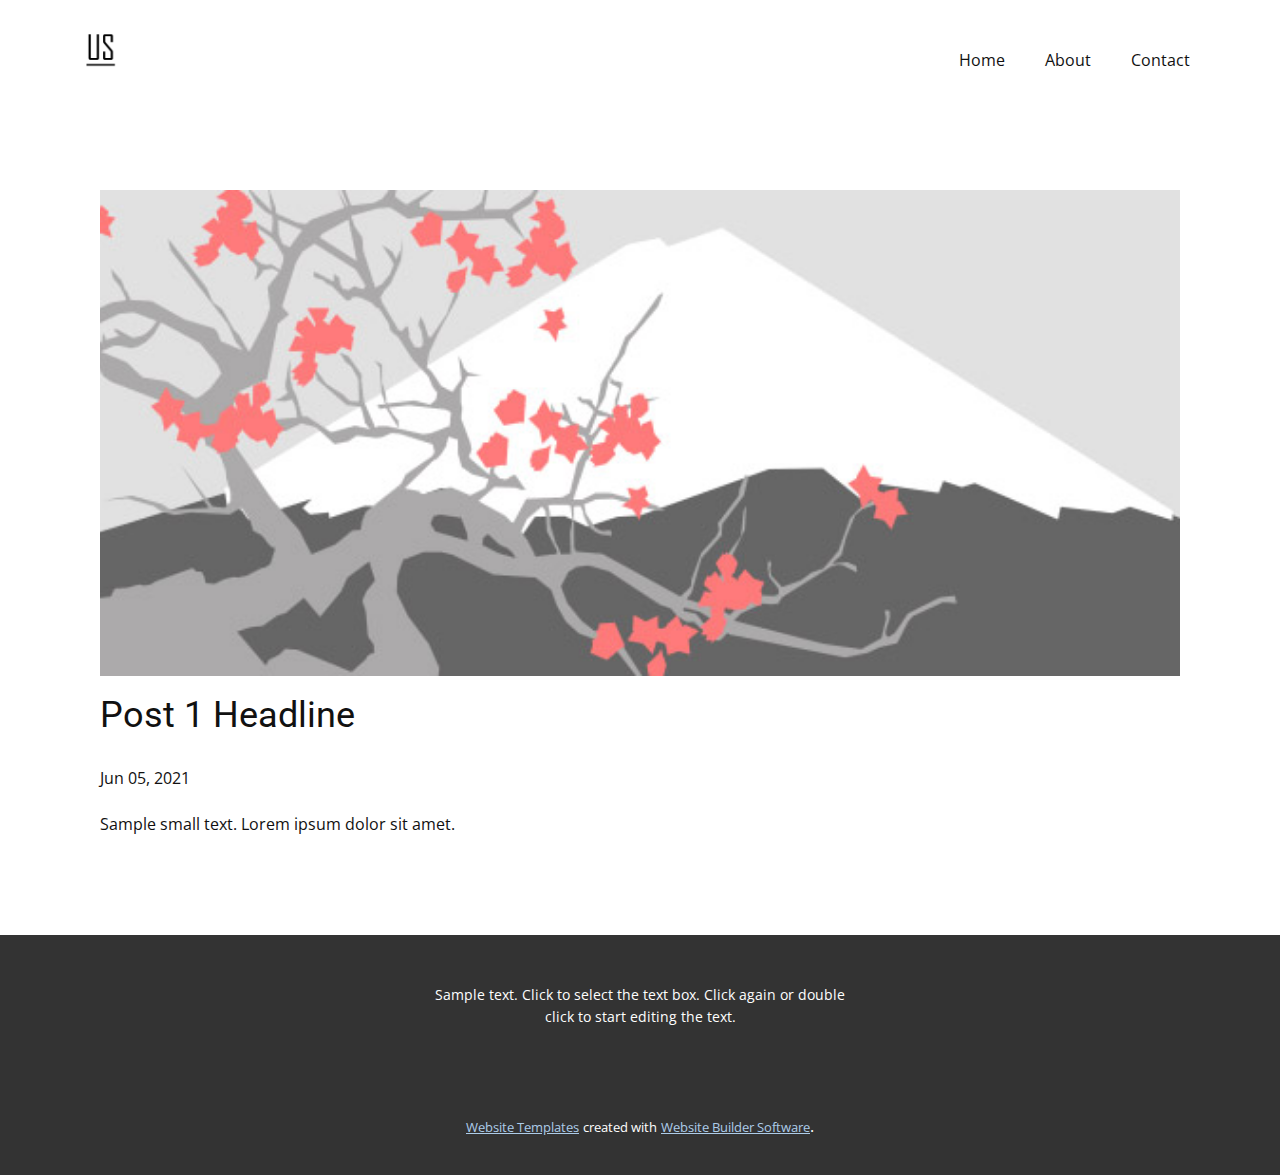
<file: blog/post.html>
<!doctype html>
<html style="font-size: 16px;"><head>
    <meta name="viewport" content="width=device-width, initial-scale=1.0">
    <meta charset="utf-8">
    <meta name="keywords" content="Post 1 Headline">
    <meta name="description" content="">
    <meta name="page_type" content="np-template-header-footer-from-plugin">
    <title>Post 1 Headline</title>
    <link rel="stylesheet" href="../nicepage.css" media="screen">
<link rel="stylesheet" href="../Post-Template.css" media="screen">
    <script class="u-script" type="text/javascript" src="../jquery.js" defer=""></script>
    <script class="u-script" type="text/javascript" src="../nicepage.js" defer=""></script>
    <meta name="generator" content="Nicepage 3.16.1, nicepage.com">
    <link id="u-theme-google-font" rel="stylesheet" href="https://fonts.googleapis.com/css?family=Roboto:100,100i,300,300i,400,400i,500,500i,700,700i,900,900i|Open+Sans:300,300i,400,400i,600,600i,700,700i,800,800i">
    
    
    <script type="application/ld+json">{
		"@context": "http://schema.org",
		"@type": "Organization",
		"name": "",
		"url": "index.html",
		"logo": "images/default-logo.png"
}</script>
    <meta property="og:title" content="Post Template">
    <meta property="og:type" content="website">
    <meta name="theme-color" content="#478ac9">
    <link rel="canonical" href="../index.html">
    <meta property="og:url" content="index.html">
  </head>
  <body class="u-body"><header class="u-clearfix u-header u-header" id="sec-1d5d"><div class="u-clearfix u-sheet u-valign-middle u-sheet-1">
        <a href="https://nicepage.com" class="u-image u-logo u-image-1">
          <img src="../images/default-logo.png" class="u-logo-image u-logo-image-1">
        </a>
        <nav class="u-menu u-menu-dropdown u-offcanvas u-menu-1">
          <div class="menu-collapse" style="font-size: 1rem; letter-spacing: 0px;">
            <a class="u-button-style u-custom-left-right-menu-spacing u-custom-padding-bottom u-custom-top-bottom-menu-spacing u-nav-link u-text-active-palette-1-base u-text-hover-palette-2-base" href="#">
              <svg><use xmlns:xlink="http://www.w3.org/1999/xlink" xlink:href="#menu-hamburger"></use></svg>
              <svg version="1.1" xmlns="http://www.w3.org/2000/svg" xmlns:xlink="http://www.w3.org/1999/xlink"><defs><symbol id="menu-hamburger" viewBox="0 0 16 16" style="width: 16px; height: 16px;"><rect y="1" width="16" height="2"></rect><rect y="7" width="16" height="2"></rect><rect y="13" width="16" height="2"></rect>
</symbol>
</defs></svg>
            </a>
          </div>
          <div class="u-nav-container">
            <ul class="u-nav u-unstyled u-nav-1"><li class="u-nav-item"><a class="u-button-style u-nav-link u-text-active-palette-1-base u-text-hover-palette-2-base" href="../Home.html" style="padding: 10px 20px;">Home</a>
</li><li class="u-nav-item"><a class="u-button-style u-nav-link u-text-active-palette-1-base u-text-hover-palette-2-base" href="../About.html" style="padding: 10px 20px;">About</a>
</li><li class="u-nav-item"><a class="u-button-style u-nav-link u-text-active-palette-1-base u-text-hover-palette-2-base" href="../Contact.html" style="padding: 10px 20px;">Contact</a>
</li></ul>
          </div>
          <div class="u-nav-container-collapse">
            <div class="u-black u-container-style u-inner-container-layout u-opacity u-opacity-95 u-sidenav">
              <div class="u-sidenav-overflow">
                <div class="u-menu-close"></div>
                <ul class="u-align-center u-nav u-popupmenu-items u-unstyled u-nav-2"><li class="u-nav-item"><a class="u-button-style u-nav-link" href="../Home.html">Home</a>
</li><li class="u-nav-item"><a class="u-button-style u-nav-link" href="../About.html">About</a>
</li><li class="u-nav-item"><a class="u-button-style u-nav-link" href="../Contact.html">Contact</a>
</li></ul>
              </div>
            </div>
            <div class="u-black u-menu-overlay u-opacity u-opacity-70"></div>
          </div>
        </nav>
      </div></header>
    <section class="u-align-center u-clearfix u-section-1" id="sec-2315">
      <div class="u-clearfix u-sheet u-valign-middle-md u-valign-middle-sm u-valign-middle-xs u-sheet-1"><!--post_details--><!--post_details_options_json--><!--{"source":""}--><!--/post_details_options_json--><!--blog_post-->
        <div class="u-container-style u-expanded-width u-post-details u-post-details-1">
          <div class="u-container-layout u-valign-middle u-container-layout-1"><!--blog_post_image-->
            <img alt="" class="u-blog-control u-expanded-width u-image u-image-default u-image-1" src="[data-uri]"><!--/blog_post_image--><!--blog_post_header-->
            <h2 class="u-blog-control u-text u-text-1">Post 1 Headline</h2><!--/blog_post_header--><!--blog_post_metadata-->
            <div class="u-blog-control u-metadata u-metadata-1"><!--blog_post_metadata_date-->
              <span class="u-meta-date u-meta-icon">Jun 05, 2021</span><!--/blog_post_metadata_date--><!--blog_post_metadata_category-->
              <!--/blog_post_metadata_category--><!--blog_post_metadata_comments-->
              <!--/blog_post_metadata_comments-->
            </div><!--/blog_post_metadata--><!--blog_post_content-->
            <div class="u-align-justify u-blog-control u-post-content u-text u-text-2 fr-view">
  Sample small text. Lorem ipsum dolor sit amet.
  </div><!--/blog_post_content-->
          </div>
        </div><!--/blog_post--><!--/post_details-->
      </div>
    </section>
    
    
    <footer class="u-align-center u-clearfix u-footer u-grey-80 u-footer" id="sec-68bc"><div class="u-clearfix u-sheet u-sheet-1">
        <p class="u-small-text u-text u-text-variant u-text-1">Sample text. Click to select the text box. Click again or double click to start editing the text.</p>
      </div></footer>
    <section class="u-backlink u-clearfix u-grey-80">
      <a class="u-link" href="https://nicepage.com/website-templates" target="_blank">
        <span>Website Templates</span>
      </a>
      <p class="u-text">
        <span>created with</span>
      </p>
      <a class="u-link" href="https://nicepage.com/" target="_blank">
        <span>Website Builder Software</span>
      </a>. 
    </section>
  
</body></html>
</file>
